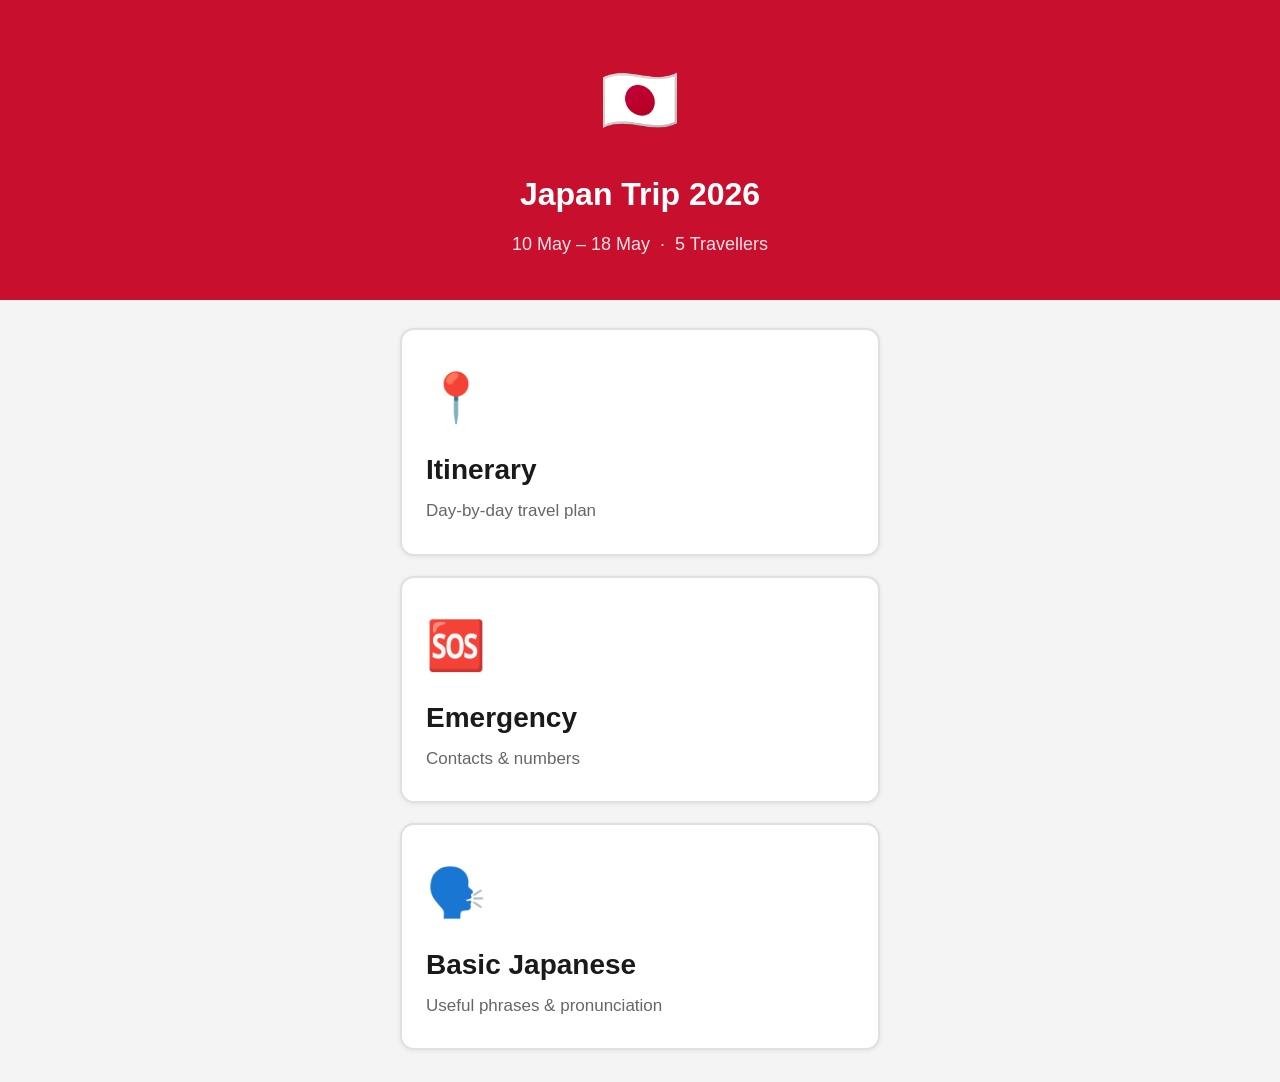
<file: index.html>
<!DOCTYPE html>
<html lang="en">
<head>
  <meta charset="UTF-8">
  <meta name="viewport" content="width=device-width, initial-scale=1.0">
  <meta name="description" content="Japan 2026 Family Trip Guide — 10–18 May">
  <title>Japan Trip 2026</title>
  <link rel="stylesheet" href="style.css">
</head>
<body>
  <div class="home">
    <header class="home-header">
      <div class="flag">🇯🇵</div>
      <h1>Japan Trip 2026</h1>
      <p class="sub">10 May – 18 May &nbsp;·&nbsp; 5 Travellers</p>
    </header>

    <main class="home-body">
      <a href="itinerary.html" class="home-btn">
        <div class="btn-icon">📍</div>
        <div class="btn-label">Itinerary</div>
        <div class="btn-sub">Day-by-day travel plan</div>
      </a>

      <a href="emergency.html" class="home-btn">
        <div class="btn-icon">🆘</div>
        <div class="btn-label">Emergency</div>
        <div class="btn-sub">Contacts &amp; numbers</div>
      </a>

      <a href="phrases.html" class="home-btn">
        <div class="btn-icon">🗣️</div>
        <div class="btn-label">Basic Japanese</div>
        <div class="btn-sub">Useful phrases &amp; pronunciation</div>
      </a>
    </main>
  </div>
</body>
</html>
</file>
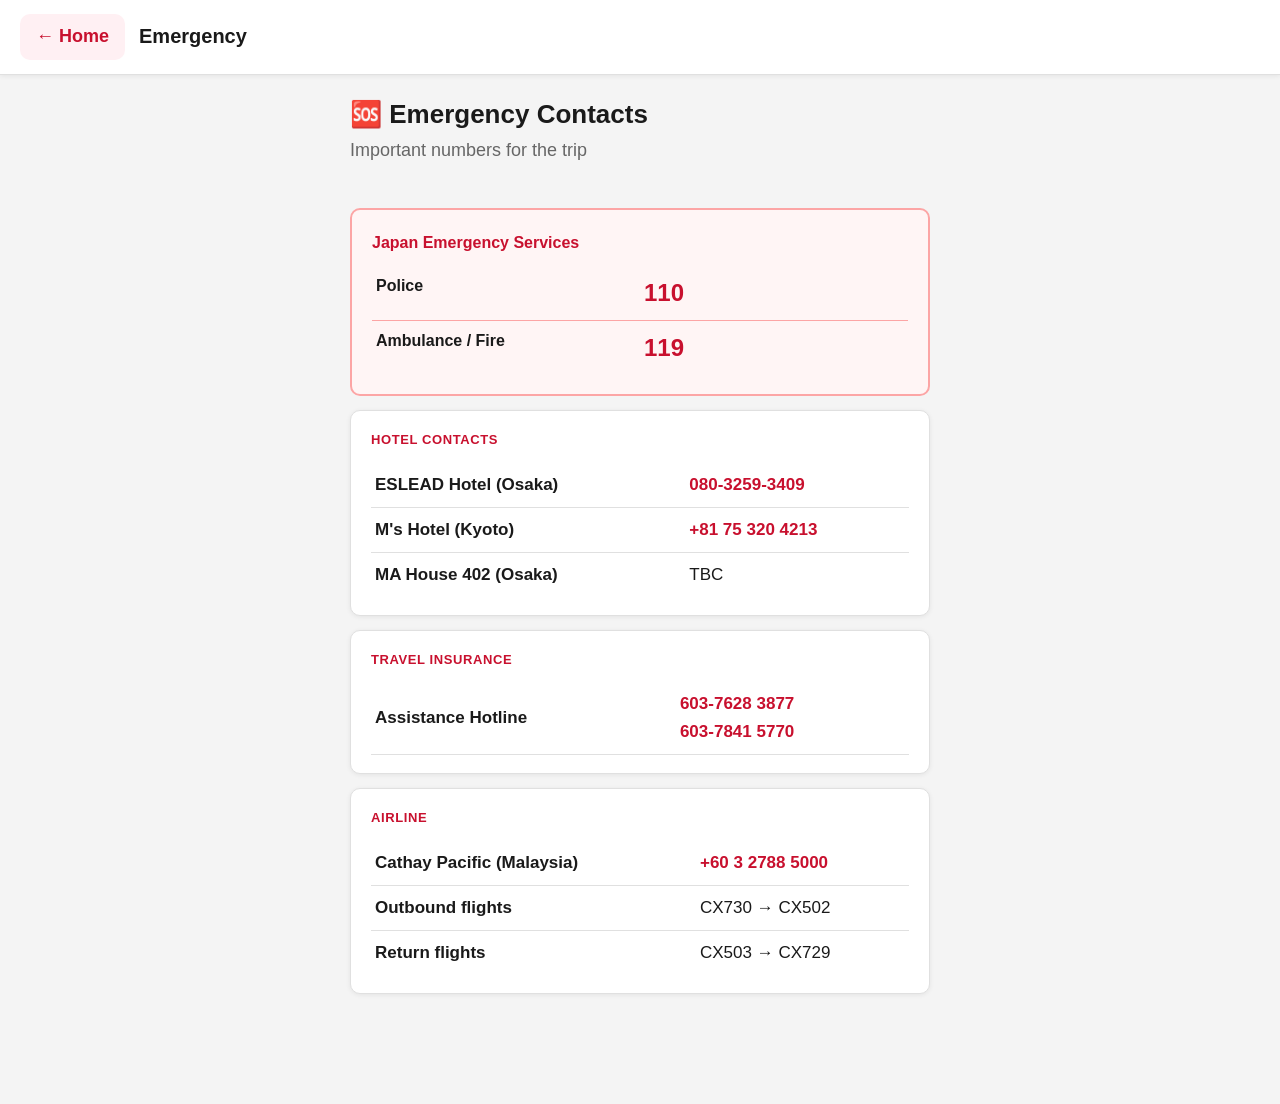
<file: emergency.html>
<!DOCTYPE html>
<html lang="en">
<head>
  <meta charset="UTF-8">
  <meta name="viewport" content="width=device-width, initial-scale=1.0">
  <title>Emergency – Japan 2026</title>
  <link rel="stylesheet" href="style.css">
</head>
<body>

  <nav class="nav">
    <a href="index.html" class="back-btn">← Home</a>
    <span class="nav-title">Emergency</span>
  </nav>

  <div class="page-wrap">

    <div class="day-hdr" style="padding: 24px 20px 0;">
      <h2>🆘 Emergency Contacts</h2>
      <p>Important numbers for the trip</p>
    </div>

    <div style="padding: 20px 20px 48px;">

      <div class="emerg-section">
        <h4>Japan Emergency Services</h4>
        <table class="emerg-table">
          <tr>
            <td>Police</td>
            <td><a href="tel:110" style="color:var(--red);text-decoration:none;"><span class="emerg-big">110</span></a></td>
          </tr>
          <tr>
            <td>Ambulance / Fire</td>
            <td><a href="tel:119" style="color:var(--red);text-decoration:none;"><span class="emerg-big">119</span></a></td>
          </tr>
        </table>
      </div>

      <div class="card">
        <div class="card-title">Hotel Contacts</div>
        <table style="width:100%; border-collapse:collapse; font-size:17px;">
          <tr style="border-bottom:1px solid var(--border);">
            <td style="padding:8px 4px; font-weight:600;">ESLEAD Hotel (Osaka)</td>
            <td style="padding:8px 4px;"><a href="tel:+81803259-3409" style="color:var(--red);font-weight:700;">080-3259-3409</a></td>
          </tr>
          <tr style="border-bottom:1px solid var(--border);">
            <td style="padding:8px 4px; font-weight:600;">M's Hotel (Kyoto)</td>
            <td style="padding:8px 4px;"><a href="tel:+81753204213" style="color:var(--red);font-weight:700;">+81 75 320 4213</a></td>
          </tr>
          <tr>
            <td style="padding:8px 4px; font-weight:600;">MA House 402 (Osaka)</td>
            <td style="padding:8px 4px;">TBC</td>
          </tr>
        </table>
      </div>

      <div class="card">
        <div class="card-title">Travel Insurance</div>
        <table style="width:100%; border-collapse:collapse; font-size:17px;">
          <tr style="border-bottom:1px solid var(--border);">
            <td style="padding:8px 4px; font-weight:600;">Assistance Hotline</td>
            <td style="padding:8px 4px;">
              <a href="tel:+60376283877" style="color:var(--red);font-weight:700;">603-7628 3877</a><br>
              <a href="tel:+60378415770" style="color:var(--red);font-weight:700;">603-7841 5770</a>
            </td>
          </tr>
        </table>
      </div>

      <div class="card">
        <div class="card-title">Airline</div>
        <table style="width:100%; border-collapse:collapse; font-size:17px;">
          <tr style="border-bottom:1px solid var(--border);">
            <td style="padding:8px 4px; font-weight:600;">Cathay Pacific (Malaysia)</td>
            <td style="padding:8px 4px;"><a href="tel:+60327885000" style="color:var(--red);font-weight:700;">+60 3 2788 5000</a></td>
          </tr>
          <tr style="border-bottom:1px solid var(--border);">
            <td style="padding:8px 4px; font-weight:600;">Outbound flights</td>
            <td style="padding:8px 4px;">CX730 → CX502</td>
          </tr>
          <tr>
            <td style="padding:8px 4px; font-weight:600;">Return flights</td>
            <td style="padding:8px 4px;">CX503 → CX729</td>
          </tr>
        </table>
      </div>

    </div>

  </div>

</body>
</html>
</file>
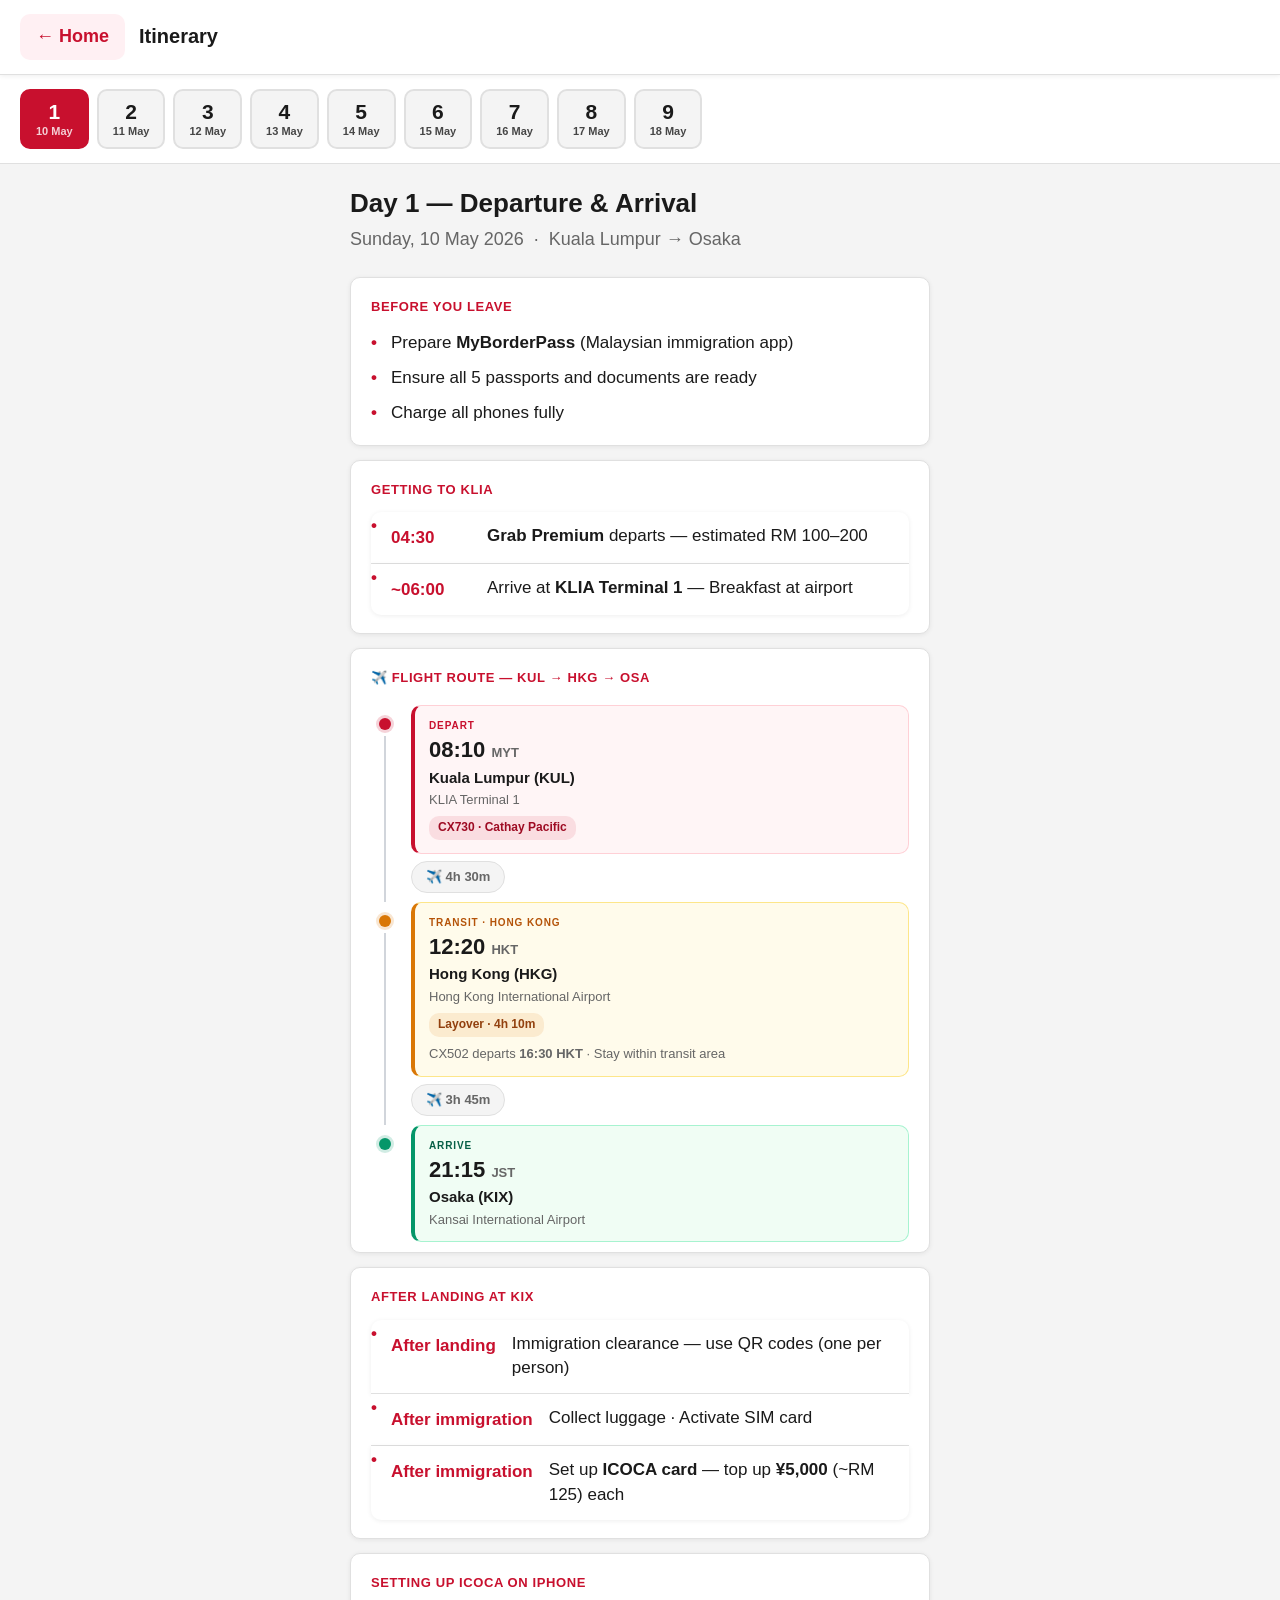
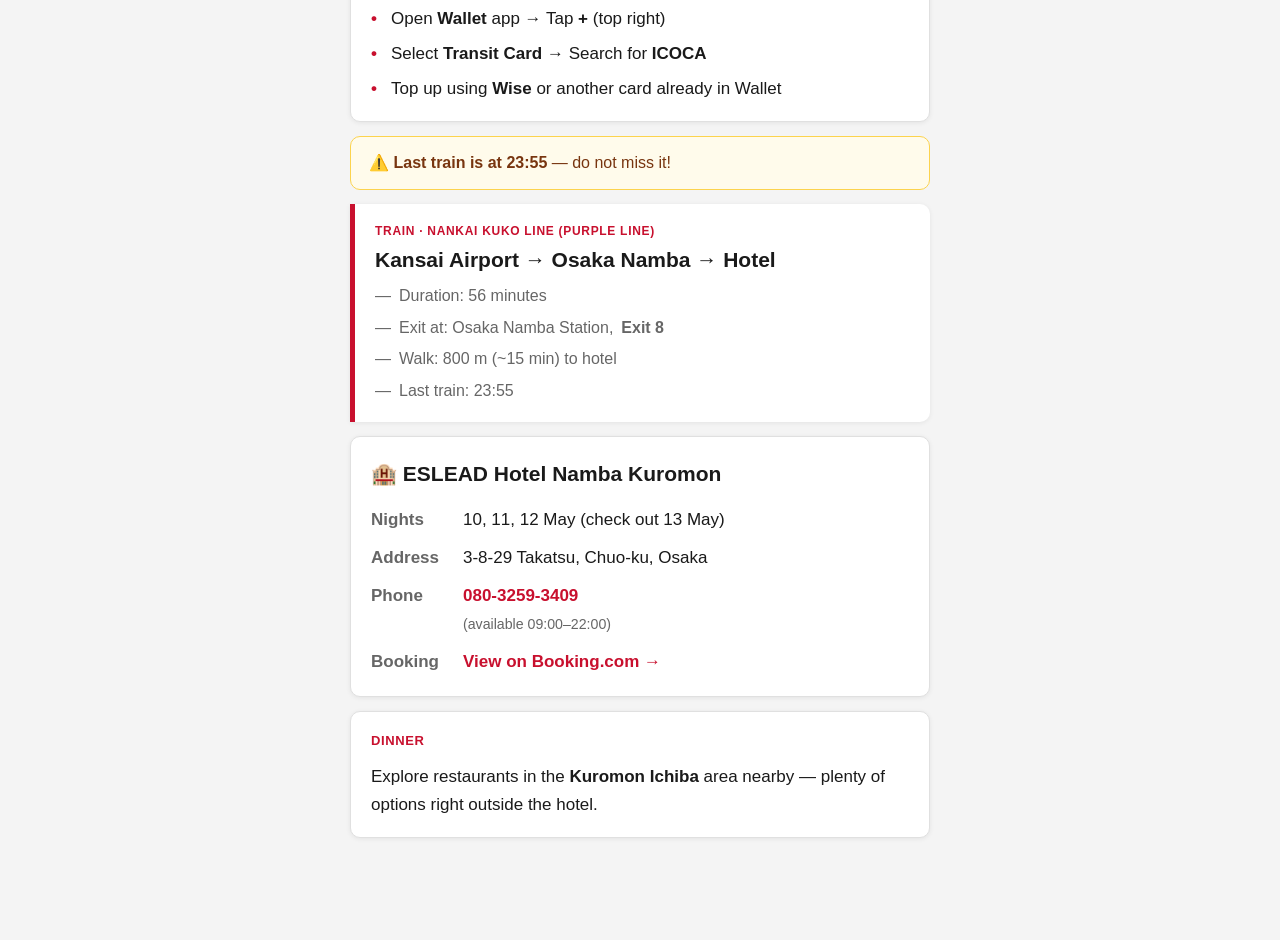
<file: itinerary.html>
<!DOCTYPE html>
<html lang="en">
<head>
  <meta charset="UTF-8">
  <meta name="viewport" content="width=device-width, initial-scale=1.0">
  <title>Itinerary – Japan 2026</title>
  <link rel="stylesheet" href="style.css">
</head>
<body>

  <nav class="nav">
    <a href="index.html" class="back-btn">← Home</a>
    <span class="nav-title">Itinerary</span>
  </nav>

  <!-- Day tab selector -->
  <div class="day-tabs-wrap">
    <div class="day-tabs">
      <button class="day-tab" data-day="1" onclick="showDay(1, this)">
        <span class="dn">1</span><span class="dd">10 May</span>
      </button>
      <button class="day-tab" data-day="2" onclick="showDay(2, this)">
        <span class="dn">2</span><span class="dd">11 May</span>
      </button>
      <button class="day-tab" data-day="3" onclick="showDay(3, this)">
        <span class="dn">3</span><span class="dd">12 May</span>
      </button>
      <button class="day-tab" data-day="4" onclick="showDay(4, this)">
        <span class="dn">4</span><span class="dd">13 May</span>
      </button>
      <button class="day-tab" data-day="5" onclick="showDay(5, this)">
        <span class="dn">5</span><span class="dd">14 May</span>
      </button>
      <button class="day-tab" data-day="6" onclick="showDay(6, this)">
        <span class="dn">6</span><span class="dd">15 May</span>
      </button>
      <button class="day-tab" data-day="7" onclick="showDay(7, this)">
        <span class="dn">7</span><span class="dd">16 May</span>
      </button>
      <button class="day-tab" data-day="8" onclick="showDay(8, this)">
        <span class="dn">8</span><span class="dd">17 May</span>
      </button>
      <button class="day-tab" data-day="9" onclick="showDay(9, this)">
        <span class="dn">9</span><span class="dd">18 May</span>
      </button>
    </div>
  </div>

  <div class="page-wrap">

    <!-- ══════════════════ DAY 1 ══════════════════ -->
    <div class="day-section" id="day-1">
      <div class="day-hdr">
        <h2>Day 1 — Departure &amp; Arrival</h2>
        <p>Sunday, 10 May 2026 &nbsp;·&nbsp; Kuala Lumpur → Osaka</p>
      </div>

      <div class="card">
        <div class="card-title">Before You Leave</div>
        <ul>
          <li>Prepare <strong>MyBorderPass</strong> (Malaysian immigration app)</li>
          <li>Ensure all 5 passports and documents are ready</li>
          <li>Charge all phones fully</li>
        </ul>
      </div>

      <div class="card">
        <div class="card-title">Getting to KLIA</div>
        <ul class="timeline" style="list-style:none; gap:0; margin-bottom:0;">
          <li class="timeline-item">
            <span class="timeline-time">04:30</span>
            <span class="timeline-text"><strong>Grab Premium</strong> departs — estimated RM 100–200</span>
          </li>
          <li class="timeline-item">
            <span class="timeline-time">~06:00</span>
            <span class="timeline-text">Arrive at <strong>KLIA Terminal 1</strong> — Breakfast at airport</span>
          </li>
        </ul>
      </div>

      <div class="journey">
        <div class="journey-title">✈️ Flight Route — KUL → HKG → OSA</div>

        <div class="jstep">
          <div class="jstep-track">
            <div class="jstep-dot depart"></div>
            <div class="jstep-tail"></div>
          </div>
          <div class="jstep-body">
            <div class="jstep-card depart">
              <div class="jstep-tag">Depart</div>
              <div class="jstep-time">08:10 <span class="jstep-tz">MYT</span></div>
              <div class="jstep-place">Kuala Lumpur (KUL)</div>
              <div class="jstep-airport">KLIA Terminal 1</div>
              <div class="jstep-flight">CX730 · Cathay Pacific</div>
            </div>
            <div class="jstep-connector">
              <span class="jstep-pill">✈️ 4h 30m</span>
            </div>
          </div>
        </div>

        <div class="jstep">
          <div class="jstep-track">
            <div class="jstep-dot transit"></div>
            <div class="jstep-tail"></div>
          </div>
          <div class="jstep-body">
            <div class="jstep-card transit">
              <div class="jstep-tag">Transit · Hong Kong</div>
              <div class="jstep-time">12:20 <span class="jstep-tz">HKT</span></div>
              <div class="jstep-place">Hong Kong (HKG)</div>
              <div class="jstep-airport">Hong Kong International Airport</div>
              <div class="jstep-layover">Layover · 4h 10m</div>
              <div class="jstep-next">CX502 departs <strong>16:30 HKT</strong> · Stay within transit area</div>
            </div>
            <div class="jstep-connector">
              <span class="jstep-pill">✈️ 3h 45m</span>
            </div>
          </div>
        </div>

        <div class="jstep">
          <div class="jstep-track">
            <div class="jstep-dot arrive"></div>
          </div>
          <div class="jstep-body">
            <div class="jstep-card arrive">
              <div class="jstep-tag">Arrive</div>
              <div class="jstep-time">21:15 <span class="jstep-tz">JST</span></div>
              <div class="jstep-place">Osaka (KIX)</div>
              <div class="jstep-airport">Kansai International Airport</div>
            </div>
          </div>
        </div>
      </div>

      <div class="card">
        <div class="card-title">After Landing at KIX</div>
        <ul class="timeline" style="list-style:none; gap:0; margin-bottom:0;">
          <li class="timeline-item">
            <span class="timeline-time">After landing</span>
            <span class="timeline-text">Immigration clearance — use QR codes (one per person)</span>
          </li>
          <li class="timeline-item">
            <span class="timeline-time">After immigration</span>
            <span class="timeline-text">Collect luggage · Activate SIM card</span>
          </li>
          <li class="timeline-item">
            <span class="timeline-time">After immigration</span>
            <span class="timeline-text">Set up <strong>ICOCA card</strong> — top up <strong>¥5,000</strong> (~RM 125) each</span>
          </li>
        </ul>
      </div>

      <div class="card">
        <div class="card-title">Setting Up ICOCA on iPhone</div>
        <ul>
          <li>Open <strong>Wallet</strong> app → Tap <strong>+</strong> (top right)</li>
          <li>Select <strong>Transit Card</strong> → Search for <strong>ICOCA</strong></li>
          <li>Top up using <strong>Wise</strong> or another card already in Wallet</li>
        </ul>
      </div>

      <div class="note-box">⚠️ <strong>Last train is at 23:55</strong> — do not miss it!</div>

      <div class="transport">
        <div class="t-mode">Train · Nankai Kuko Line (Purple Line)</div>
        <div class="t-route">Kansai Airport → Osaka Namba → Hotel</div>
        <ul>
          <li>Duration: 56 minutes</li>
          <li>Exit at: Osaka Namba Station, <strong>Exit 8</strong></li>
          <li>Walk: 800 m (~15 min) to hotel</li>
          <li>Last train: 23:55</li>
        </ul>
      </div>

      <div class="hotel">
        <h3>🏨 ESLEAD Hotel Namba Kuromon</h3>
        <div class="hotel-rows">
          <div class="hotel-row">
            <span class="hotel-lbl">Nights</span>
            <span class="hotel-val">10, 11, 12 May (check out 13 May)</span>
          </div>
          <div class="hotel-row">
            <span class="hotel-lbl">Address</span>
            <span class="hotel-val">3-8-29 Takatsu, Chuo-ku, Osaka</span>
          </div>
          <div class="hotel-row">
            <span class="hotel-lbl">Phone</span>
            <span class="hotel-val"><a href="tel:+81803259-3409" style="color:var(--red);font-weight:700;">080-3259-3409</a><br><small style="color:var(--text-muted)">(available 09:00–22:00)</small></span>
          </div>
          <div class="hotel-row">
            <span class="hotel-lbl">Booking</span>
            <span class="hotel-val"><a href="https://www.booking.com/hotel/jp/esuridohoterunan-bo-hei-men.en-gb.html" style="color:var(--red);font-weight:700;" target="_blank">View on Booking.com →</a></span>
          </div>
        </div>
      </div>

      <div class="card">
        <div class="card-title">Dinner</div>
        <p>Explore restaurants in the <strong>Kuromon Ichiba</strong> area nearby — plenty of options right outside the hotel.</p>
      </div>
    </div>

    <!-- ══════════════════ DAY 2 ══════════════════ -->
    <div class="day-section" id="day-2">
      <div class="day-hdr">
        <h2>Day 2 — Osaka North</h2>
        <p>Monday, 11 May 2026 &nbsp;·&nbsp; Garden Oriental · Osaka Castle · Umeda</p>
      </div>

      <div class="card">
        <div class="card-title">Today's Plan</div>
        <ul>
          <li><strong>Garden Oriental Osaka</strong> — riverside terrace gardens</li>
          <li><strong>Osaka Castle</strong> — iconic landmark with surrounding park</li>
          <li><strong>Umeda Sky Building</strong> — observation deck with sweeping city views</li>
          <li><em>Passing by:</em> Kuromon Market, Shinsaibashi, Dotonbori, Glico Sign</li>
        </ul>
      </div>

      <div class="act-wrap">
        <div class="act-label">Food &amp; Shopping — Osaka North</div>
        <div class="act-group">
          <div class="act-group-head">🍜 Food</div>
          <ul class="act-list">
            <li class="act-row must">
              <span class="act-star">★</span>
              <div class="act-text">
                <span class="act-name">Sushi no Torico</span>
                <span class="act-desc">fried raw salmon</span>
              </div>
            </li>
            <li class="act-row must">
              <span class="act-star">★</span>
              <div class="act-text">
                <span class="act-name">Unagi Kushiyaki Izumo</span>
                <span class="act-desc">unagi rice</span>
              </div>
            </li>
            <li class="act-row">
              <span class="act-dot">·</span>
              <div class="act-text"><span class="act-name">Ramen Zundouya</span></div>
            </li>
            <li class="act-row">
              <span class="act-dot">·</span>
              <div class="act-text"><span class="act-name">Ichiran Ramen</span></div>
            </li>
            <li class="act-row">
              <span class="act-dot">·</span>
              <div class="act-text"><span class="act-name">Onigiri Gorichan</span></div>
            </li>
            <li class="act-row">
              <span class="act-dot">·</span>
              <div class="act-text">
                <span class="act-name">Hirokazuya Higashidori</span>
                <span class="act-desc">okonomiyaki</span>
              </div>
            </li>
          </ul>
        </div>
        <div class="act-group">
          <div class="act-group-head">🛍 Shopping</div>
          <ul class="act-list">
            <li class="act-row must">
              <span class="act-star">★</span>
              <div class="act-text"><span class="act-name">Pokemon Centre Osaka</span></div>
            </li>
            <li class="act-row">
              <span class="act-dot">·</span>
              <div class="act-text"><span class="act-name">Uniqlo</span></div>
            </li>
            <li class="act-row">
              <span class="act-dot">·</span>
              <div class="act-text"><span class="act-name">Asics, Onitsuka</span></div>
            </li>
            <li class="act-row">
              <span class="act-dot">·</span>
              <div class="act-text"><span class="act-name">Cosme</span></div>
            </li>
          </ul>
        </div>
      </div>

      <div class="card">
        <div class="card-title">Getting Around</div>
        <p>Use your <strong>ICOCA card</strong> to tap in and out of all trains and subways. Just tap the card reader at the gate.</p>
      </div>

      <div class="hotel">
        <h3>🏨 ESLEAD Hotel Namba Kuromon</h3>
        <div class="hotel-rows">
          <div class="hotel-row">
            <span class="hotel-lbl">Address</span>
            <span class="hotel-val">3-8-29 Takatsu, Chuo-ku, Osaka</span>
          </div>
          <div class="hotel-row">
            <span class="hotel-lbl">Phone</span>
            <span class="hotel-val"><a href="tel:+81803259-3409" style="color:var(--red);font-weight:700;">080-3259-3409</a></span>
          </div>
          <div class="hotel-row">
            <span class="hotel-lbl">Booking</span>
            <span class="hotel-val"><a href="https://www.booking.com/hotel/jp/esuridohoterunan-bo-hei-men.en-gb.html" style="color:var(--red);font-weight:700;" target="_blank">View on Booking.com →</a></span>
          </div>
        </div>
      </div>
    </div>

    <!-- ══════════════════ DAY 3 ══════════════════ -->
    <div class="day-section" id="day-3">
      <div class="day-hdr">
        <h2>Day 3 — Universal Studios Japan</h2>
        <p>Tuesday, 12 May 2026 &nbsp;·&nbsp; Full day at USJ</p>
      </div>

      <div class="transport">
        <div class="t-mode">Subway + JR Yumesaki Line</div>
        <div class="t-route">Namba → Universal City Station → USJ</div>
        <ul>
          <li>Duration: ~1 hour</li>
          <li>Short walk from Universal City Station to USJ entrance</li>
        </ul>
      </div>

      <div class="card">
        <div class="card-title">Tips</div>
        <ul>
          <li>Arrive early for popular rides</li>
          <li>Express passes recommended if purchased in advance</li>
          <li>Prepare some coins in case of locker rental</li>
        </ul>
      </div>

      <!-- Colour legend / filter -->
      <div class="usj-legend">
        <span class="usj-legend-label">Filter:</span>
        <button class="usj-badge ride usj-legend-btn" data-filter="ride">Ride</button>
        <button class="usj-badge show usj-legend-btn" data-filter="show">Show</button>
        <button class="usj-badge parade usj-legend-btn" data-filter="parade">Parade</button>
        <button class="usj-badge food usj-legend-btn" data-filter="food">Food</button>
        <button class="usj-badge shopping usj-legend-btn" data-filter="shopping">Shop</button>
        <button class="usj-tag express usj-legend-btn" data-filter="express">Express Pass</button>
        <button class="usj-tag family usj-legend-btn" data-filter="family">Family</button>
      </div>

      <div class="note-box">🎭 <strong>Pokemon Parade</strong> — 2:00 PM · Hollywood Area. Don't miss it!</div>

      <!-- Hollywood -->
      <div class="usj-world">
        <div class="usj-world-hdr hollywood">🎬 Hollywood</div>
        <div class="usj-items">
          <div class="usj-item" data-type="ride" data-tags="">
            <span class="usj-badge ride">Ride</span>
            <div class="usj-item-body">
              <span class="usj-item-name">Hollywood Dream</span>
            </div>
          </div>
          <div class="usj-item" data-type="ride" data-tags="">
            <span class="usj-badge ride">Ride</span>
            <div class="usj-item-body">
              <span class="usj-item-name">Space Fantasy</span>
            </div>
          </div>
          <div class="usj-item" data-type="ride" data-tags="">
            <span class="usj-badge ride">Ride</span>
            <div class="usj-item-body">
              <span class="usj-item-name">Jujutsu Kaisen 4D</span>
            </div>
          </div>
          <div class="usj-item" data-type="show" data-tags="family">
            <span class="usj-badge show">Show</span>
            <div class="usj-item-body">
              <span class="usj-item-name">Detective Conan 4D Live Show</span>
              <div class="usj-tags"><span class="usj-tag family">Family</span></div>
            </div>
          </div>
          <div class="usj-item" data-type="parade" data-tags="family">
            <span class="usj-badge parade">Parade</span>
            <div class="usj-item-body">
              <span class="usj-item-name">Pokemon Parade</span>
              <div class="usj-tags"><span class="usj-tag family">Family</span></div>
              <div class="usj-meta">📍 2:00 PM · Hollywood Area</div>
            </div>
          </div>
          <div class="usj-item" data-type="food" data-tags="">
            <span class="usj-badge food">Food</span>
            <div class="usj-item-body">
              <span class="usj-item-name">Hotdog</span>
              <div class="usj-meta">📍 In front of Universal Market</div>
              <div class="usj-meta good">⭐ Very good</div>
            </div>
          </div>
          <div class="usj-item" data-type="food" data-tags="">
            <span class="usj-badge food">Food</span>
            <div class="usj-item-body">
              <span class="usj-item-name">Churros</span>
            </div>
          </div>
        </div>
      </div>

      <!-- Nintendo World -->
      <div class="usj-world">
        <div class="usj-world-hdr nintendo">🍄 Nintendo World</div>
        <div class="usj-items">
          <div class="usj-item" data-type="ride" data-tags="express family">
            <span class="usj-badge ride">Ride</span>
            <div class="usj-item-body">
              <span class="usj-item-name">Mario Kart</span>
              <div class="usj-tags">
                <span class="usj-tag express">Express</span>
                <span class="usj-tag family">Family</span>
              </div>
              <div class="usj-meta warn">⚠️ Long queue, overstimulating</div>
            </div>
          </div>
          <div class="usj-item" data-type="ride" data-tags="express family">
            <span class="usj-badge ride">Ride</span>
            <div class="usj-item-body">
              <span class="usj-item-name">Yoshi's Adventure</span>
              <div class="usj-tags">
                <span class="usj-tag express">Express</span>
                <span class="usj-tag family">Family</span>
              </div>
            </div>
          </div>
          <div class="usj-item" data-type="ride" data-tags="express">
            <span class="usj-badge ride">Ride</span>
            <div class="usj-item-body">
              <span class="usj-item-name">Mine Cart Madness</span>
              <div class="usj-tags"><span class="usj-tag express">Express</span></div>
            </div>
          </div>
          <div class="usj-item" data-type="food" data-tags="">
            <span class="usj-badge food">Food</span>
            <div class="usj-item-body">
              <span class="usj-item-name">Kinopio's Cafe</span>
              <div class="usj-meta warn">⚠️ Reservation required</div>
            </div>
          </div>
          <div class="usj-item" data-type="food" data-tags="">
            <span class="usj-badge food">Food</span>
            <div class="usj-item-body">
              <span class="usj-item-name">DK Hotdog</span>
              <div class="usj-meta">📍 Outside Nintendo World</div>
            </div>
          </div>
          <div class="usj-item" data-type="food" data-tags="">
            <span class="usj-badge food">Food</span>
            <div class="usj-item-body">
              <span class="usj-item-name">Banana Milkshake Sundae</span>
              <div class="usj-meta">📍 Outside Nintendo World</div>
            </div>
          </div>
          <div class="usj-item" data-type="food" data-tags="">
            <span class="usj-badge food">Food</span>
            <div class="usj-item-body">
              <span class="usj-item-name">Strawberry Soda</span>
            </div>
          </div>
          <div class="usj-item" data-type="food" data-tags="">
            <span class="usj-badge food">Food</span>
            <div class="usj-item-body">
              <span class="usj-item-name">Yoshi Snack Island</span>
            </div>
          </div>
          <div class="usj-item" data-type="food" data-tags="">
            <span class="usj-badge food">Food</span>
            <div class="usj-item-body">
              <span class="usj-item-name">Mario Cafe White Grape Waffle</span>
            </div>
          </div>
          <div class="usj-item" data-type="food" data-tags="">
            <span class="usj-badge food">Food</span>
            <div class="usj-item-body">
              <span class="usj-item-name skip">Louise NY Pizza Parlor</span>
              <div class="usj-meta skip-note">Skip</div>
            </div>
          </div>
        </div>
      </div>

      <!-- Amity Village -->
      <div class="usj-world">
        <div class="usj-world-hdr amity">🦈 Amity Village</div>
        <div class="usj-items">
          <div class="usj-item" data-type="ride" data-tags="express family">
            <span class="usj-badge ride">Ride</span>
            <div class="usj-item-body">
              <span class="usj-item-name">Jaws</span>
              <div class="usj-tags">
                <span class="usj-tag express">Express</span>
                <span class="usj-tag family">Family</span>
              </div>
            </div>
          </div>
          <div class="usj-item" data-type="show" data-tags="">
            <span class="usj-badge show">Show</span>
            <div class="usj-item-body">
              <span class="usj-item-name">WaterWorld</span>
            </div>
          </div>
          <div class="usj-item" data-type="food" data-tags="">
            <span class="usj-badge food">Food</span>
            <div class="usj-item-body">
              <span class="usj-item-name">Potato Pizza</span>
              <div class="usj-meta">📍 Boardwalk Snacks</div>
            </div>
          </div>
          <div class="usj-item" data-type="food" data-tags="">
            <span class="usj-badge food">Food</span>
            <div class="usj-item-body">
              <span class="usj-item-name">Sausage on a Stick</span>
              <div class="usj-meta">📍 Shark Snacks</div>
            </div>
          </div>
        </div>
      </div>

      <!-- Jurassic Park -->
      <div class="usj-world">
        <div class="usj-world-hdr jurassic">🦕 Jurassic Park</div>
        <div class="usj-items">
          <div class="usj-item" data-type="food" data-tags="">
            <span class="usj-badge food">Food</span>
            <div class="usj-item-body">
              <span class="usj-item-name">Smoked Chicken</span>
              <div class="usj-meta skip-note">👎 Not good</div>
            </div>
          </div>
          <div class="usj-item" data-type="food" data-tags="">
            <span class="usj-badge food">Food</span>
            <div class="usj-item-body">
              <span class="usj-item-name">Beef Burger</span>
              <div class="usj-meta">📍 Jurassic Cafe</div>
            </div>
          </div>
          <div class="usj-item" data-type="food" data-tags="">
            <span class="usj-badge food">Food</span>
            <div class="usj-item-body">
              <span class="usj-item-name">Curry Chicken Rice</span>
              <div class="usj-meta">📍 Lost World</div>
              <div class="usj-meta good">⭐ Good</div>
            </div>
          </div>
          <div class="usj-item" data-type="food" data-tags="">
            <span class="usj-badge food">Food</span>
            <div class="usj-item-body">
              <span class="usj-item-name">Waffle</span>
            </div>
          </div>
        </div>
      </div>

      <!-- Harry Potter -->
      <div class="usj-world">
        <div class="usj-world-hdr harry-potter">⚡ Harry Potter</div>
        <div class="usj-items">
          <div class="usj-item" data-type="ride" data-tags="express">
            <span class="usj-badge ride">Ride</span>
            <div class="usj-item-body">
              <span class="usj-item-name">Flight of the Hippogriff</span>
              <div class="usj-tags"><span class="usj-tag express">Express</span></div>
            </div>
          </div>
          <div class="usj-item" data-type="ride" data-tags="express">
            <span class="usj-badge ride">Ride</span>
            <div class="usj-item-body">
              <span class="usj-item-name">Forbidden Journey</span>
              <div class="usj-tags"><span class="usj-tag express">Express</span></div>
            </div>
          </div>
          <div class="usj-item" data-type="food" data-tags="">
            <span class="usj-badge food">Food</span>
            <div class="usj-item-body">
              <span class="usj-item-name">Butter Beer (Slushie)</span>
            </div>
          </div>
          <div class="usj-item" data-type="food" data-tags="">
            <span class="usj-badge food">Food</span>
            <div class="usj-item-body">
              <span class="usj-item-name">Set Lunch</span>
              <div class="usj-meta">Mixed reviews</div>
            </div>
          </div>
        </div>
      </div>

      <!-- Minion -->
      <div class="usj-world">
        <div class="usj-world-hdr minion">💛 Minion</div>
        <div class="usj-items">
          <div class="usj-item" data-type="ride" data-tags="express family">
            <span class="usj-badge ride">Ride</span>
            <div class="usj-item-body">
              <span class="usj-item-name">Illumination Ride</span>
              <div class="usj-tags">
                <span class="usj-tag express">Express</span>
                <span class="usj-tag family">Family</span>
              </div>
            </div>
          </div>
          <div class="usj-item" data-type="ride" data-tags="express">
            <span class="usj-badge ride">Ride</span>
            <div class="usj-item-body">
              <span class="usj-item-name">Minion Mayhem</span>
              <div class="usj-tags"><span class="usj-tag express">Express</span></div>
            </div>
          </div>
          <div class="usj-item" data-type="food" data-tags="">
            <span class="usj-badge food">Food</span>
            <div class="usj-item-body">
              <span class="usj-item-name">Yakult Mango Sundae</span>
              <div class="usj-meta">📍 Wharf Cafe</div>
            </div>
          </div>
        </div>
      </div>

      <!-- Universal Wonderland -->
      <div class="usj-world">
        <div class="usj-world-hdr wonderland">🌸 Universal Wonderland</div>
        <div class="usj-items">
          <div class="usj-item" data-type="ride" data-tags="">
            <span class="usj-badge ride">Ride</span>
            <div class="usj-item-body">
              <span class="usj-item-name">Flying Ace</span>
            </div>
          </div>
          <div class="usj-item" data-type="shopping" data-tags="">
            <span class="usj-badge shopping">Shop</span>
            <div class="usj-item-body">
              <span class="usj-item-name">Hello Kitty &amp; Snoopy Area</span>
            </div>
          </div>
        </div>
      </div>

      <div class="card">
        <div class="card-title">After USJ — Citywalk Osaka</div>
        <p>Head to <strong>USJ Citywalk Osaka</strong> right outside the park gates for dinner, last-minute shopping, and a more relaxed wind-down after the day.</p>
      </div>

      <div class="hotel">
        <h3>🏨 ESLEAD Hotel Namba Kuromon</h3>
        <div class="hotel-rows">
          <div class="hotel-row">
            <span class="hotel-lbl">Address</span>
            <span class="hotel-val">3-8-29 Takatsu, Chuo-ku, Osaka</span>
          </div>
          <div class="hotel-row">
            <span class="hotel-lbl">Booking</span>
            <span class="hotel-val"><a href="https://www.booking.com/hotel/jp/esuridohoterunan-bo-hei-men.en-gb.html" style="color:var(--red);font-weight:700;" target="_blank">View on Booking.com →</a></span>
          </div>
        </div>
      </div>
    </div>

    <!-- ══════════════════ DAY 4 ══════════════════ -->
    <div class="day-section" id="day-4">
      <div class="day-hdr">
        <h2>Day 4 — Osaka → Kyoto</h2>
        <p>Wednesday, 13 May 2026 &nbsp;·&nbsp; Moving day</p>
      </div>

      <div class="card">
        <div class="card-title">Morning Checklist</div>
        <ul>
          <li><strong>Check out by 10:00</strong></li>
          <li>Leave heavy luggage at hotel lobby — collect before heading to Shin-Osaka</li>
          <li>Morning in <strong>Osaka Central</strong> — Namba Yasaka Jinja (Lion Shrine), Namba underground shopping arcade, passing by Shinsaibashi &amp; Dotonbori</li>
          <li>Lunch in the Namba area before departing</li>
        </ul>
      </div>

      <div class="act-wrap">
        <div class="act-label">Food &amp; Shopping — Osaka Central</div>
        <div class="act-group">
          <div class="act-group-head">🍜 Food</div>
          <ul class="act-list">
            <li class="act-row must">
              <span class="act-star">★</span>
              <div class="act-text">
                <span class="act-name">Yakiniku Nikuhachi Dotonbori</span>
                <span class="act-desc">beef by the river</span>
              </div>
            </li>
            <li class="act-row">
              <span class="act-dot">·</span>
              <div class="act-text">
                <span class="act-name">Kani Doraku</span>
                <span class="act-desc">crab</span>
              </div>
            </li>
            <li class="act-row must">
              <span class="act-star">★</span>
              <div class="act-text"><span class="act-name">Huyuno-zei Tendon</span></div>
            </li>
            <li class="act-row must">
              <span class="act-star">★</span>
              <div class="act-text">
                <span class="act-name">Dotonbori Kukuru</span>
                <span class="act-desc">takoyaki</span>
              </div>
            </li>
            <li class="act-row">
              <span class="act-dot">·</span>
              <div class="act-text"><span class="act-name">Strawberry Mania Dotonbori</span></div>
            </li>
            <li class="act-row">
              <span class="act-dot">·</span>
              <div class="act-text"><span class="act-name">Ramen Zundouya</span></div>
            </li>
            <li class="act-row">
              <span class="act-dot">·</span>
              <div class="act-text"><span class="act-name">Ichiran Ramen</span></div>
            </li>
            <li class="act-row">
              <span class="act-dot">·</span>
              <div class="act-text">
                <span class="act-name">Uotoyo</span>
                <span class="act-desc">unagi rice</span>
              </div>
            </li>
            <li class="act-row">
              <span class="act-dot">·</span>
              <div class="act-text"><span class="act-name">Tempura Makino Namba</span></div>
            </li>
            <li class="act-row">
              <span class="act-dot">·</span>
              <div class="act-text"><span class="act-name">Onigiri Gorichan</span></div>
            </li>
            <li class="act-row">
              <span class="act-dot">·</span>
              <div class="act-text"><span class="act-name">Matsusakagyu Yakiniku</span></div>
            </li>
          </ul>
        </div>
        <div class="act-group">
          <div class="act-group-head">🛍 Shopping</div>
          <ul class="act-list">
            <li class="act-row must">
              <span class="act-star">★</span>
              <div class="act-text"><span class="act-name">Donki Dotonbori</span></div>
            </li>
            <li class="act-row must">
              <span class="act-star">★</span>
              <div class="act-text"><span class="act-name">Shinsaibashi Parco</span></div>
            </li>
            <li class="act-row must">
              <span class="act-star">★</span>
              <div class="act-text"><span class="act-name">Asics, Onitsuka, Atmos · Shinsaibashi &amp; On Cloud</span></div>
            </li>
            <li class="act-row">
              <span class="act-dot">·</span>
              <div class="act-text"><span class="act-name">Uniqlo</span></div>
            </li>
            <li class="act-row">
              <span class="act-dot">·</span>
              <div class="act-text"><span class="act-name">Cosme</span></div>
            </li>
          </ul>
        </div>
      </div>

      <div class="transport">
        <div class="t-mode">Subway · Midosuji Line (Red Line)</div>
        <div class="t-route">Hotel → Namba Station (Exit 2) → Shin-Osaka</div>
        <ul>
          <li>Exit 2 at Namba → board Midosuji Line northbound</li>
          <li>Alight at <strong>Shin-Osaka Station</strong></li>
        </ul>
      </div>

      <div class="transport">
        <div class="t-mode">🚅 Shinkansen</div>
        <div class="t-route">Shin-Osaka → Kyoto Station</div>
        <ul>
          <li>Duration: ~20 minutes</li>
          <li>Flexible departure (trains run every ~20 min)</li>
        </ul>
      </div>

      <div class="card">
        <div class="card-title">Kyoto Station → Hotel (Choose One)</div>
        <div class="options" style="margin-top: 10px; margin-bottom: 0;">
          <div class="option">
            <div class="opt-label">Option 1 (Shorter walk)</div>
            <div class="opt-route">Kyoto Station → Purple Line → Nijo Station</div>
            <div class="opt-detail">Walk 900 m to hotel</div>
          </div>
          <div class="option">
            <div class="opt-label">Option 2</div>
            <div class="opt-route">Kyoto Station → Green Line</div>
            <div class="opt-detail">Walk 1.3 km to hotel</div>
          </div>
        </div>
      </div>

      <div class="card">
        <div class="card-title">Evening — Kyoto Station Night Shopping</div>
        <p>Drop luggage at the hotel then head back to <strong>Kyoto Station</strong> for night shopping — the station's underground and above-ground malls are great for souvenirs and local goods.</p>
      </div>

      <div class="hotel">
        <h3>🏨 M's Hotel Sanjo Omiya</h3>
        <div class="hotel-rows">
          <div class="hotel-row">
            <span class="hotel-lbl">Nights</span>
            <span class="hotel-val">13, 14, 15 May (check out 16 May)</span>
          </div>
          <div class="hotel-row">
            <span class="hotel-lbl">Check-in</span>
            <span class="hotel-val">16:00</span>
          </div>
          <div class="hotel-row">
            <span class="hotel-lbl">Check-out</span>
            <span class="hotel-val">10:00</span>
          </div>
          <div class="hotel-row">
            <span class="hotel-lbl">Address</span>
            <span class="hotel-val">Nakagyo-ku, Aneomiyacho Nishigawa 77-1, Kyoto</span>
          </div>
          <div class="hotel-row">
            <span class="hotel-lbl">Phone</span>
            <span class="hotel-val"><a href="tel:+81753204213" style="color:var(--red);font-weight:700;">+81 75 320 4213</a></span>
          </div>
          <div class="hotel-row">
            <span class="hotel-lbl">Booking</span>
            <span class="hotel-val"><a href="https://www.booking.com/hotel/jp/emuzuinsan-tiao-da-gong.en-gb.html" style="color:var(--red);font-weight:700;" target="_blank">View on Booking.com →</a></span>
          </div>
        </div>
        <hr class="hotel-divider">
        <div class="hotel-rows">
        </div>
      </div>
    </div>

    <!-- ══════════════════ DAY 5 ══════════════════ -->
    <div class="day-section" id="day-5">
      <div class="day-hdr">
        <h2>Day 5 — Kyoto Old Town</h2>
        <p>Thursday, 14 May 2026 &nbsp;·&nbsp; History &amp; Culture</p>
      </div>

      <div class="card">
        <div class="card-title">Suggested Spots</div>
        <ul>
          <li><strong>Yasaka Shrine</strong> — free entry, beautiful traditional architecture in Gion</li>
          <li><strong>Nishiki Market</strong> — narrow covered market, "Kyoto's Kitchen"</li>
          <li><strong>Teramachi Street</strong> — shopping arcade with local crafts</li>
          <li><strong>Gion Area</strong> — Kyoto's historic geisha district</li>
        </ul>
      </div>

      <div class="card">
        <div class="card-title">Getting Around</div>
        <p>Most of the old town is walkable. Use the ICOCA card for bus rides between areas.</p>
      </div>

      <div class="act-wrap">
        <div class="act-label">Food &amp; Shopping — Kyoto Main</div>
        <div class="act-group">
          <div class="act-group-head">🍜 Food</div>
          <ul class="act-list">
            <li class="act-row must">
              <span class="act-star">★</span>
              <div class="act-text">
                <span class="act-name">Gyukatsu Kyoto</span>
                <span class="act-desc">beef tonkatsu</span>
              </div>
            </li>
            <li class="act-row">
              <span class="act-dot">·</span>
              <div class="act-text"><span class="act-name">Ramen Zundouya (Kyotosanjyo)</span></div>
            </li>
            <li class="act-row">
              <span class="act-dot">·</span>
              <div class="act-text"><span class="act-name">Ichiran Kyoto</span></div>
            </li>
            <li class="act-row">
              <span class="act-dot">·</span>
              <div class="act-text">
                <span class="act-name">Kamehameda</span>
                <span class="act-desc">okonomiyaki</span>
              </div>
            </li>
            <li class="act-row">
              <span class="act-dot">·</span>
              <div class="act-text">
                <span class="act-name">Doi Katsuman Gion Yasaka</span>
                <span class="act-desc">unagi rice</span>
              </div>
            </li>
            <li class="act-row">
              <span class="act-dot">·</span>
              <div class="act-text">
                <span class="act-name">Kani Doraku</span>
                <span class="act-desc">crab</span>
              </div>
            </li>
          </ul>
        </div>
        <div class="act-group">
          <div class="act-group-head">🛍 Shopping</div>
          <ul class="act-list">
            <li class="act-row">
              <span class="act-dot">·</span>
              <div class="act-text"><span class="act-name">Atmos Kyoto</span></div>
            </li>
            <li class="act-row must">
              <span class="act-star">★</span>
              <div class="act-text"><span class="act-name">On Cloud, Kishispo</span></div>
            </li>
            <li class="act-row">
              <span class="act-dot">·</span>
              <div class="act-text"><span class="act-name">Hanamikoji Street</span></div>
            </li>
            <li class="act-row">
              <span class="act-dot">·</span>
              <div class="act-text"><span class="act-name">Yasui Kompiragu Shrine</span></div>
            </li>
            <li class="act-row">
              <span class="act-dot">·</span>
              <div class="act-text"><span class="act-name">Nene no Michi Street</span></div>
            </li>
          </ul>
        </div>
      </div>

      <div class="hotel">
        <h3>🏨 M's Hotel Sanjo Omiya</h3>
        <div class="hotel-rows">
          <div class="hotel-row">
            <span class="hotel-lbl">Phone</span>
            <span class="hotel-val"><a href="tel:+81753204213" style="color:var(--red);font-weight:700;">+81 75 320 4213</a></span>
          </div>
        </div>
      </div>
    </div>

    <!-- ══════════════════ DAY 6 ══════════════════ -->
    <div class="day-section" id="day-6">
      <div class="day-hdr">
        <h2>Day 6 — Kyoto South</h2>
        <p>Friday, 15 May 2026 &nbsp;·&nbsp; Kiyomizu-dera · Fushimi Inari · Yasaka Pagoda</p>
      </div>

      <div class="card">
        <div class="card-title">Today's Plan</div>
        <ul>
          <li><strong>Kiyomizu-dera</strong> — iconic wooden stage temple on a Higashiyama hillside</li>
          <li><strong>Hookan-ji Temple (Yasaka Pagoda)</strong> — five-storey pagoda in the old lanes</li>
          <li><strong>Fushimi Inari Taisha</strong> — thousands of vermillion torii gates on the mountain</li>
        </ul>
      </div>

      <div class="act-wrap">
        <div class="act-label">Food &amp; Places — Kyoto South</div>
        <div class="act-group">
          <div class="act-group-head">🍜 Food</div>
          <ul class="act-list">
            <li class="act-row must">
              <span class="act-star">★</span>
              <div class="act-text"><span class="act-name">Mochi Mochi</span></div>
            </li>
            <li class="act-row must">
              <span class="act-star">★</span>
              <div class="act-text">
                <span class="act-name">Kyoto Gokago</span>
                <span class="act-desc">matcha latte</span>
              </div>
            </li>
            <li class="act-row">
              <span class="act-dot">·</span>
              <div class="act-text">
                <span class="act-name">Otowa Saryo</span>
                <span class="act-desc">assorted food</span>
              </div>
            </li>
            <li class="act-row must">
              <span class="act-star">★</span>
              <div class="act-text">
                <span class="act-name">Kyouunawa Honten</span>
                <span class="act-desc">unagi &amp; wagyu</span>
              </div>
            </li>
          </ul>
        </div>
        <div class="act-group">
          <div class="act-group-head">📍 Places</div>
          <ul class="act-list">
            <li class="act-row">
              <span class="act-dot">·</span>
              <div class="act-text"><span class="act-name">Hookan-ji Temple (Yasaka Pagoda)</span></div>
            </li>
          </ul>
        </div>
      </div>

      <div class="hotel">
        <h3>🏨 M's Hotel Sanjo Omiya</h3>
        <div class="hotel-rows">
          <div class="hotel-row">
            <span class="hotel-lbl">Phone</span>
            <span class="hotel-val"><a href="tel:+81753204213" style="color:var(--red);font-weight:700;">+81 75 320 4213</a></span>
          </div>
        </div>
      </div>
    </div>

    <!-- ══════════════════ DAY 7 ══════════════════ -->
    <div class="day-section" id="day-7">
      <div class="day-hdr">
        <h2>Day 7 — Amanohashidate &amp; Back to Osaka</h2>
        <p>Saturday, 16 May 2026 &nbsp;·&nbsp; Day trip + Moving day</p>
      </div>

      <div class="card">
        <div class="card-title">Morning Checklist</div>
        <ul>
          <li><strong>Check out</strong> from M's Hotel Sanjo Omiya</li>
          <li>Arrive at <strong>Kyoto Station Hachijo East Exit</strong> by <strong>09:00</strong></li>
          <li>Take <strong>Uber</strong> from hotel — ~¥2,500 (~RM 60)</li>
        </ul>
      </div>

      <div class="card">
        <div class="card-title">Amanohashidate</div>
        <p>One of Japan's three famous views — a scenic sandbar stretching across the sea. Cable car and bay cruise included.</p>
      </div>

      <div class="card">
        <div class="card-title">Evening Return to Osaka</div>
        <ul>
          <li>Estimated arrival: <strong>Nipponbashi Station, Osaka</strong> at 18:30–19:30</li>
          <li>Walk 5–10 minutes to hotel</li>
        </ul>
      </div>

      <div class="hotel">
        <h3>🏨 MA House 402</h3>
        <div class="hotel-rows">
          <div class="hotel-row">
            <span class="hotel-lbl">Nights</span>
            <span class="hotel-val">16, 17 May (check out 18 May)</span>
          </div>
          <div class="hotel-row">
            <span class="hotel-lbl">Check-in</span>
            <span class="hotel-val">16:00</span>
          </div>
          <div class="hotel-row">
            <span class="hotel-lbl">Check-out</span>
            <span class="hotel-val">11:00</span>
          </div>
          <div class="hotel-row">
            <span class="hotel-lbl">Address</span>
            <span class="hotel-val">中央区高津 2-6-12 リバーウッド 402, Osaka</span>
          </div>
          <div class="hotel-row">
            <span class="hotel-lbl">Phone</span>
            <span class="hotel-val">TBC — refer to booking confirmation email</span>
          </div>
          <div class="hotel-row">
            <span class="hotel-lbl">Booking</span>
            <span class="hotel-val"><a href="https://www.booking.com/hotel/jp/mahouse-402.en-gb.html" style="color:var(--red);font-weight:700;" target="_blank">View on Booking.com →</a></span>
          </div>
        </div>
      </div>
    </div>

    <!-- ══════════════════ DAY 8 ══════════════════ -->
    <div class="day-section" id="day-8">
      <div class="day-hdr">
        <h2>Day 8 — Osaka South</h2>
        <p>Sunday, 17 May 2026 &nbsp;·&nbsp; Kizu Market · Shinsekai · Dotonbori Night</p>
      </div>

      <div class="card">
        <div class="card-title">Today's Plan</div>
        <ul>
          <li><strong>Kizu Market</strong> — arrive by <strong>9:30 AM</strong>, fresh produce and local stalls</li>
          <li><strong>Shinsekai</strong> — retro neighbourhood with Tsutenkaku Tower</li>
          <li><strong>Shinsaibashi &amp; Dotonbori</strong> — night walk, last-minute shopping</li>
          <li><em>Passing by:</em> Kuromon Market</li>
        </ul>
      </div>

      <div class="act-wrap">
        <div class="act-label">Food &amp; Shopping — Osaka South</div>
        <div class="act-group">
          <div class="act-group-head">🍜 Food</div>
          <ul class="act-list">
            <li class="act-row must">
              <span class="act-star">★</span>
              <div class="act-text">
                <span class="act-name">Onigiri Gorichan</span>
                <div class="act-sub">
                  <ul class="act-notes">
                    <li>Closed on Tuesdays</li>
                    <li>Recommended for lunch (opens 11 AM)</li>
                  </ul>
                  <ul class="act-must-try">
                    <li>Egg yolk in soy sauce + minced meat</li>
                    <li>Salted salmon roe + salmon</li>
                    <li>Aosa (seaweed miso soup)</li>
                  </ul>
                </div>
              </div>
            </li>
            <li class="act-row">
              <span class="act-dot">·</span>
              <div class="act-text"><span class="act-name">Magic Café and Bar</span></div>
            </li>
          </ul>
        </div>
        <div class="act-group">
          <div class="act-group-head">🛍 Shopping</div>
          <ul class="act-list">
            <li class="act-row">
              <span class="act-dot">·</span>
              <div class="act-text"><span class="act-name">Donki Mega Don Quijote Shinsekai</span></div>
            </li>
            <li class="act-row">
              <span class="act-dot">·</span>
              <div class="act-text"><span class="act-name">On Cloud</span></div>
            </li>
          </ul>
        </div>
      </div>

      <div class="note-box">📦 Tonight is the <strong>last night</strong>. Pack bags tonight ready for tomorrow's early departure to the airport.</div>

      <div class="hotel">
        <h3>🏨 MA House 402</h3>
        <div class="hotel-rows">
          <div class="hotel-row">
            <span class="hotel-lbl">Address</span>
            <span class="hotel-val">中央区高津 2-6-12 リバーウッド 402, Osaka</span>
          </div>
          <div class="hotel-row">
            <span class="hotel-lbl">Phone</span>
            <span class="hotel-val">TBC</span>
          </div>
          <div class="hotel-row">
            <span class="hotel-lbl">Booking</span>
            <span class="hotel-val"><a href="https://www.booking.com/hotel/jp/mahouse-402.en-gb.html" style="color:var(--red);font-weight:700;" target="_blank">View on Booking.com →</a></span>
          </div>
        </div>
      </div>
    </div>

    <!-- ══════════════════ DAY 9 ══════════════════ -->
    <div class="day-section" id="day-9">
      <div class="day-hdr">
        <h2>Day 9 — Return Flight</h2>
        <p>Monday, 18 May 2026 &nbsp;·&nbsp; Osaka → KL</p>
      </div>

      <div class="note-box">⚠️ Flight departs at <strong>09:45 JST</strong> — leave the hotel very early (around 07:00) to reach Kansai Airport in time.</div>

      <div class="card">
        <div class="card-title">Morning Checklist</div>
        <ul>
          <li>Pack all bags the night before</li>
          <li>Check out of MA House 402 (formal checkout time: 11:00, but depart early for flight)</li>
          <li>Head to Kansai Airport — allow 1+ hour travel time</li>
          <li>Allow some time to do tax refund</li>
        </ul>
      </div>

      <div class="journey">
        <div class="journey-title">✈️ Return Route — OSA → HKG → KUL</div>

        <div class="jstep">
          <div class="jstep-track">
            <div class="jstep-dot depart"></div>
            <div class="jstep-tail"></div>
          </div>
          <div class="jstep-body">
            <div class="jstep-card depart">
              <div class="jstep-tag">Depart</div>
              <div class="jstep-time">09:45 <span class="jstep-tz">JST</span></div>
              <div class="jstep-place">Osaka (KIX)</div>
              <div class="jstep-airport">Kansai International Airport</div>
              <div class="jstep-flight">CX503 · Cathay Pacific</div>
            </div>
            <div class="jstep-connector">
              <span class="jstep-pill">✈️ 4h 20m</span>
            </div>
          </div>
        </div>

        <div class="jstep">
          <div class="jstep-track">
            <div class="jstep-dot transit"></div>
            <div class="jstep-tail"></div>
          </div>
          <div class="jstep-body">
            <div class="jstep-card transit">
              <div class="jstep-tag">Transit · Hong Kong</div>
              <div class="jstep-time">13:05 <span class="jstep-tz">HKT</span></div>
              <div class="jstep-place">Hong Kong (HKG)</div>
              <div class="jstep-airport">Hong Kong International Airport</div>
              <div class="jstep-layover">Layover · 3h 50m</div>
              <div class="jstep-next">CX729 departs <strong>16:55 HKT</strong> · Confirm departure gate</div>
            </div>
            <div class="jstep-connector">
              <span class="jstep-pill">✈️ 4h 00m</span>
            </div>
          </div>
        </div>

        <div class="jstep">
          <div class="jstep-track">
            <div class="jstep-dot arrive"></div>
          </div>
          <div class="jstep-body">
            <div class="jstep-card arrive">
              <div class="jstep-tag">Arrive Home 🎉</div>
              <div class="jstep-time">20:55 <span class="jstep-tz">MYT</span></div>
              <div class="jstep-place">Kuala Lumpur (KUL)</div>
              <div class="jstep-airport">KLIA Terminal 1</div>
            </div>
          </div>
        </div>
      </div>
    </div>

  </div><!-- /page-wrap -->

  <script>
    function showDay(dayId, btn) {
      // Hide all day sections
      document.querySelectorAll('.day-section').forEach(function(s) {
        s.classList.remove('active');
      });
      // Deactivate all tabs
      document.querySelectorAll('.day-tab').forEach(function(t) {
        t.classList.remove('active');
      });
      // Show selected
      var section = document.getElementById('day-' + dayId);
      if (section) section.classList.add('active');
      btn.classList.add('active');

      // Scroll tab into view
      btn.scrollIntoView({ behavior: 'smooth', block: 'nearest', inline: 'center' });
    }

    // Show Day 1 on load
    document.addEventListener('DOMContentLoaded', function() {
      var firstTab = document.querySelector('.day-tab[data-day="1"]');
      if (firstTab) showDay(1, firstTab);
    });

    // USJ filter
    (function() {
      var TYPE_KEYS = ['ride','show','parade','food','shopping'];
      var activeFilters = [];

      function applyFilters() {
        var legend = document.querySelector('.usj-legend');
        if (!legend) return;

        var typeActive = activeFilters.filter(function(f) { return TYPE_KEYS.indexOf(f) !== -1; });
        var tagActive  = activeFilters.filter(function(f) { return TYPE_KEYS.indexOf(f) === -1; });

        legend.classList.toggle('usj-legend-filter-active', activeFilters.length > 0);

        document.querySelectorAll('.usj-item[data-type]').forEach(function(item) {
          if (activeFilters.length === 0) { item.classList.remove('hidden'); return; }
          var type = item.dataset.type;
          var tags = item.dataset.tags ? item.dataset.tags.split(' ').filter(Boolean) : [];
          var typeMatch = typeActive.some(function(f) { return f === type; });
          var tagMatch  = tagActive.some(function(t) { return tags.indexOf(t) !== -1; });
          item.classList.toggle('hidden', !(typeMatch || tagMatch));
        });

        document.querySelectorAll('.usj-world').forEach(function(world) {
          var anyVisible = world.querySelector('.usj-item:not(.hidden)');
          world.classList.toggle('usj-no-results', activeFilters.length > 0 && !anyVisible);
        });
      }

      document.addEventListener('click', function(e) {
        var btn = e.target.closest('.usj-legend-btn');
        if (!btn) return;
        var f = btn.dataset.filter;
        if (!f) return;
        var idx = activeFilters.indexOf(f);
        if (idx === -1) { activeFilters.push(f); btn.classList.add('active'); }
        else            { activeFilters.splice(idx, 1); btn.classList.remove('active'); }
        applyFilters();
      });
    })();
</script>

</body>
</html>
</file>
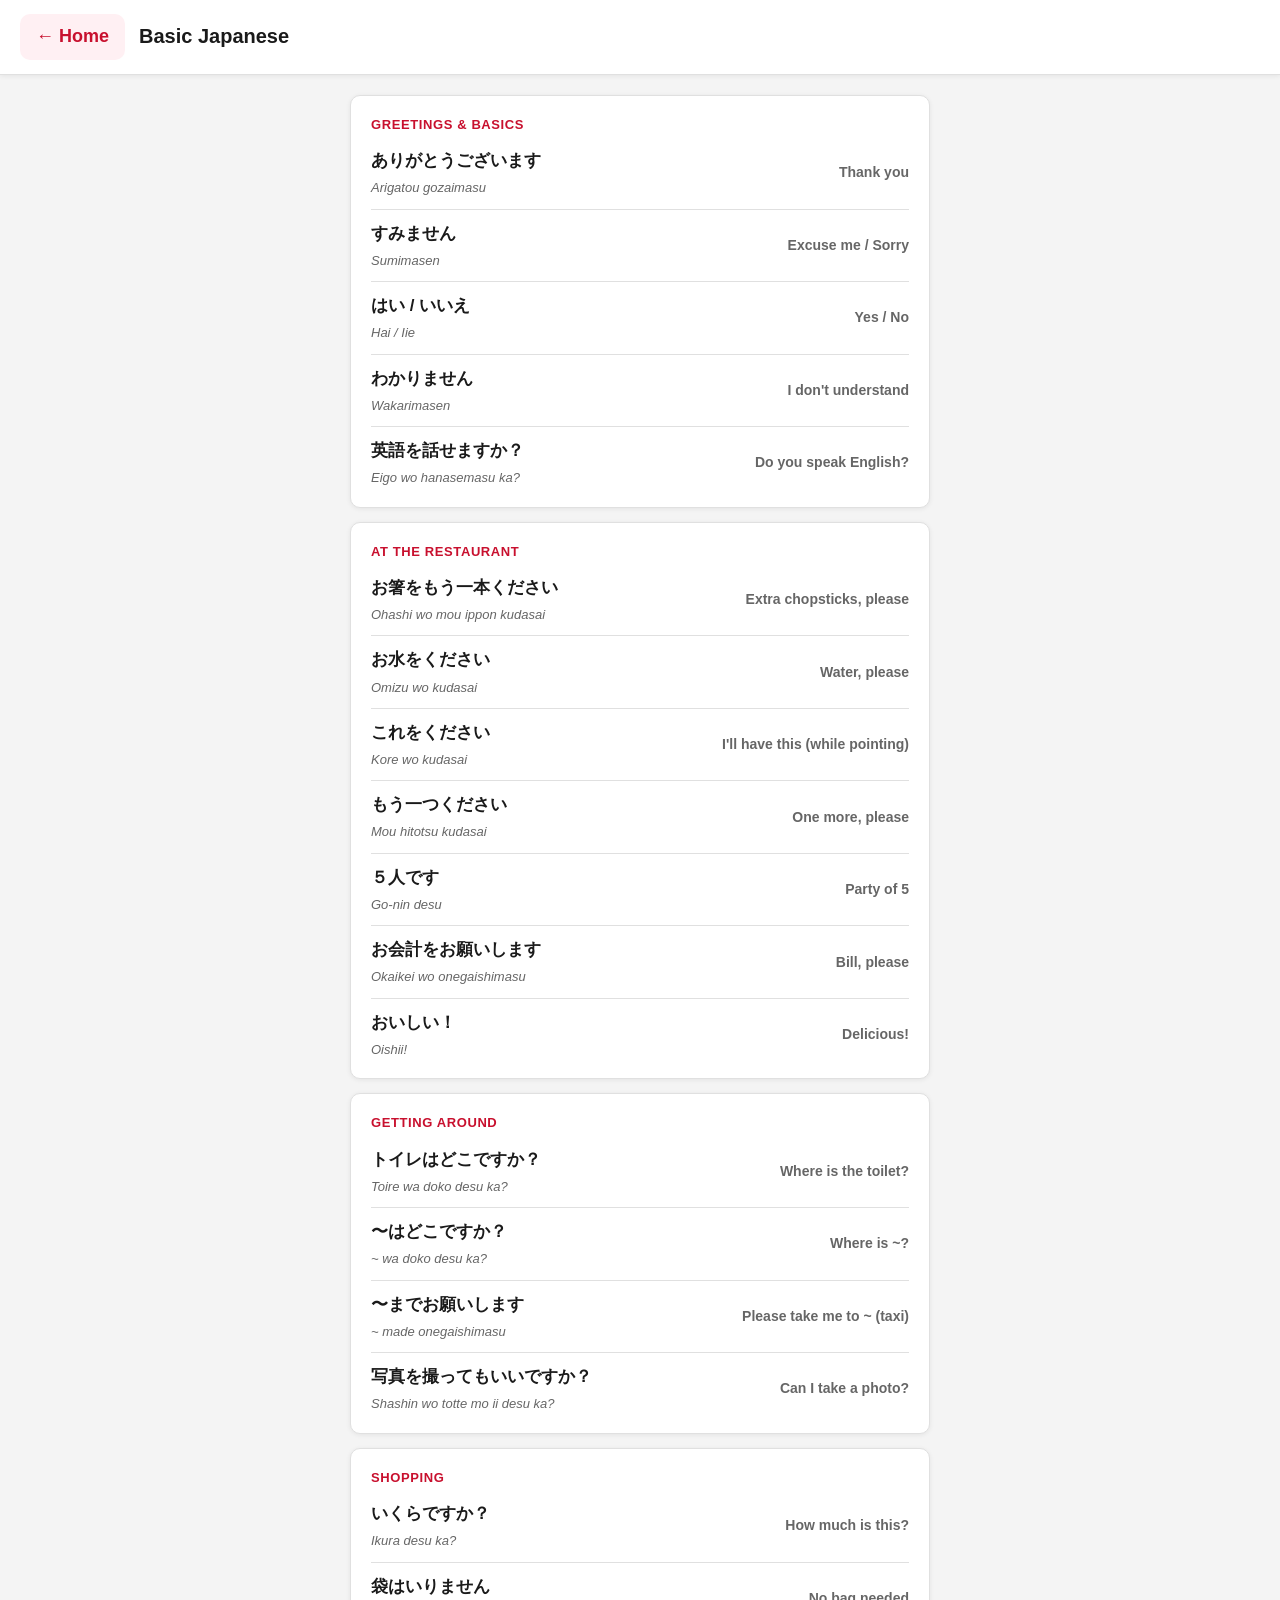
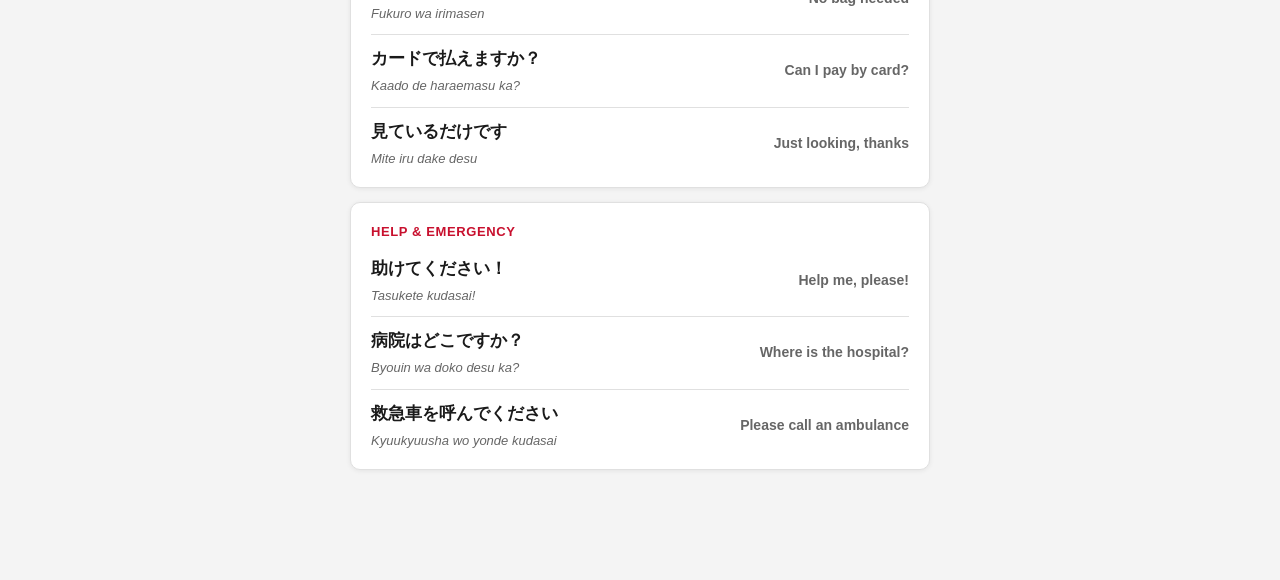
<file: phrases.html>
<!DOCTYPE html>
<html lang="en">
<head>
  <meta charset="UTF-8">
  <meta name="viewport" content="width=device-width, initial-scale=1.0">
  <title>Basic Japanese – Japan 2026</title>
  <link rel="stylesheet" href="style.css">
</head>
<body>

  <nav class="nav">
    <a href="index.html" class="back-btn">← Home</a>
    <span class="nav-title">Basic Japanese</span>
  </nav>

  <div class="page-wrap">
    <div style="padding: 20px 20px 48px;">

      <div class="card">
        <div class="card-title">Greetings &amp; Basics</div>
        <div class="phrase-list">
          <div class="phrase-row">
            <div class="phrase-right">
              <div class="phrase-jp">ありがとうございます</div>
              <div class="phrase-rom">Arigatou gozaimasu</div>
            </div>
            <div class="phrase-en">Thank you</div>
          </div>
          <div class="phrase-row">
            <div class="phrase-right">
              <div class="phrase-jp">すみません</div>
              <div class="phrase-rom">Sumimasen</div>
            </div>
            <div class="phrase-en">Excuse me / Sorry</div>
          </div>
          <div class="phrase-row">
            <div class="phrase-right">
              <div class="phrase-jp">はい / いいえ</div>
              <div class="phrase-rom">Hai / Iie</div>
            </div>
            <div class="phrase-en">Yes / No</div>
          </div>
          <div class="phrase-row">
            <div class="phrase-right">
              <div class="phrase-jp">わかりません</div>
              <div class="phrase-rom">Wakarimasen</div>
            </div>
            <div class="phrase-en">I don't understand</div>
          </div>
          <div class="phrase-row">
            <div class="phrase-right">
              <div class="phrase-jp">英語を話せますか？</div>
              <div class="phrase-rom">Eigo wo hanasemasu ka?</div>
            </div>
            <div class="phrase-en">Do you speak English?</div>
          </div>
        </div>
      </div>

      <div class="card">
        <div class="card-title">At the Restaurant</div>
        <div class="phrase-list">
          <div class="phrase-row">
            <div class="phrase-right">
              <div class="phrase-jp">お箸をもう一本ください</div>
              <div class="phrase-rom">Ohashi wo mou ippon kudasai</div>
            </div>
            <div class="phrase-en">Extra chopsticks, please</div>
          </div>
          <div class="phrase-row">
            <div class="phrase-right">
              <div class="phrase-jp">お水をください</div>
              <div class="phrase-rom">Omizu wo kudasai</div>
            </div>
            <div class="phrase-en">Water, please</div>
          </div>
          <div class="phrase-row">
            <div class="phrase-right">
              <div class="phrase-jp">これをください</div>
              <div class="phrase-rom">Kore wo kudasai</div>
            </div>
            <div class="phrase-en">I'll have this (while pointing)</div>
          </div>
          <div class="phrase-row">
            <div class="phrase-right">
              <div class="phrase-jp">もう一つください</div>
              <div class="phrase-rom">Mou hitotsu kudasai</div>
            </div>
            <div class="phrase-en">One more, please</div>
          </div>
          <div class="phrase-row">
            <div class="phrase-right">
              <div class="phrase-jp">５人です</div>
              <div class="phrase-rom">Go-nin desu</div>
            </div>
            <div class="phrase-en">Party of 5</div>
          </div>
          <div class="phrase-row">
            <div class="phrase-right">
              <div class="phrase-jp">お会計をお願いします</div>
              <div class="phrase-rom">Okaikei wo onegaishimasu</div>
            </div>
            <div class="phrase-en">Bill, please</div>
          </div>
          <div class="phrase-row">
            <div class="phrase-right">
              <div class="phrase-jp">おいしい！</div>
              <div class="phrase-rom">Oishii!</div>
            </div>
            <div class="phrase-en">Delicious!</div>
          </div>
        </div>
      </div>

      <div class="card">
        <div class="card-title">Getting Around</div>
        <div class="phrase-list">
          <div class="phrase-row">
            <div class="phrase-right">
              <div class="phrase-jp">トイレはどこですか？</div>
              <div class="phrase-rom">Toire wa doko desu ka?</div>
            </div>
            <div class="phrase-en">Where is the toilet?</div>
          </div>
          <div class="phrase-row">
            <div class="phrase-right">
              <div class="phrase-jp">〜はどこですか？</div>
              <div class="phrase-rom">~ wa doko desu ka?</div>
            </div>
            <div class="phrase-en">Where is ~?</div>
          </div>
          <div class="phrase-row">
            <div class="phrase-right">
              <div class="phrase-jp">〜までお願いします</div>
              <div class="phrase-rom">~ made onegaishimasu</div>
            </div>
            <div class="phrase-en">Please take me to ~ (taxi)</div>
          </div>
          <div class="phrase-row">
            <div class="phrase-right">
              <div class="phrase-jp">写真を撮ってもいいですか？</div>
              <div class="phrase-rom">Shashin wo totte mo ii desu ka?</div>
            </div>
            <div class="phrase-en">Can I take a photo?</div>
          </div>
        </div>
      </div>

      <div class="card">
        <div class="card-title">Shopping</div>
        <div class="phrase-list">
          <div class="phrase-row">
            <div class="phrase-right">
              <div class="phrase-jp">いくらですか？</div>
              <div class="phrase-rom">Ikura desu ka?</div>
            </div>
            <div class="phrase-en">How much is this?</div>
          </div>
          <div class="phrase-row">
            <div class="phrase-right">
              <div class="phrase-jp">袋はいりません</div>
              <div class="phrase-rom">Fukuro wa irimasen</div>
            </div>
            <div class="phrase-en">No bag needed</div>
          </div>
          <div class="phrase-row">
            <div class="phrase-right">
              <div class="phrase-jp">カードで払えますか？</div>
              <div class="phrase-rom">Kaado de haraemasu ka?</div>
            </div>
            <div class="phrase-en">Can I pay by card?</div>
          </div>
          <div class="phrase-row">
            <div class="phrase-right">
              <div class="phrase-jp">見ているだけです</div>
              <div class="phrase-rom">Mite iru dake desu</div>
            </div>
            <div class="phrase-en">Just looking, thanks</div>
          </div>
        </div>
      </div>

      <div class="card">
        <div class="card-title">Help &amp; Emergency</div>
        <div class="phrase-list">
          <div class="phrase-row">
            <div class="phrase-right">
              <div class="phrase-jp">助けてください！</div>
              <div class="phrase-rom">Tasukete kudasai!</div>
            </div>
            <div class="phrase-en">Help me, please!</div>
          </div>
          <div class="phrase-row">
            <div class="phrase-right">
              <div class="phrase-jp">病院はどこですか？</div>
              <div class="phrase-rom">Byouin wa doko desu ka?</div>
            </div>
            <div class="phrase-en">Where is the hospital?</div>
          </div>
          <div class="phrase-row">
            <div class="phrase-right">
              <div class="phrase-jp">救急車を呼んでください</div>
              <div class="phrase-rom">Kyuukyuusha wo yonde kudasai</div>
            </div>
            <div class="phrase-en">Please call an ambulance</div>
          </div>
        </div>
      </div>

    </div>
  </div>

</body>
</html>
</file>
<file: style.css>
/* Japan Trip 2026 — Shared Styles */
:root {
  --red: #c8102e;
  --red-dark: #9e0b23;
  --red-light: #fff0f3;
  --bg: #f4f4f4;
  --white: #ffffff;
  --text: #1a1a1a;
  --text-muted: #666;
  --border: #e0e0e0;
  --shadow: 0 2px 12px rgba(0,0,0,0.10);
  --shadow-sm: 0 1px 5px rgba(0,0,0,0.07);
  --radius: 14px;
  --radius-sm: 10px;
}

*, *::before, *::after { box-sizing: border-box; margin: 0; padding: 0; }
html { -webkit-text-size-adjust: 100%; }
body {
  font-family: -apple-system, BlinkMacSystemFont, 'Segoe UI', Roboto, 'Helvetica Neue', sans-serif;
  font-size: 18px;
  line-height: 1.65;
  background: var(--bg);
  color: var(--text);
  min-height: 100vh;
}
a { color: inherit; text-decoration: none; }
button { font-family: inherit; }

/* ─── TOP NAV ─── */
.nav {
  display: flex;
  align-items: center;
  gap: 14px;
  padding: 14px 20px;
  background: var(--white);
  border-bottom: 1px solid var(--border);
  position: sticky;
  top: 0;
  z-index: 100;
  box-shadow: var(--shadow-sm);
}
.back-btn {
  display: inline-flex;
  align-items: center;
  gap: 6px;
  color: var(--red);
  font-size: 18px;
  font-weight: 700;
  padding: 8px 16px;
  border-radius: var(--radius-sm);
  background: var(--red-light);
  border: none;
  cursor: pointer;
  -webkit-tap-highlight-color: transparent;
}
.nav-title { font-size: 20px; font-weight: 700; }

/* ─── HOME ─── */
.home { display: flex; flex-direction: column; min-height: 100vh; }
.home-header {
  background: var(--red);
  color: #fff;
  text-align: center;
  padding: 48px 24px 40px;
}
.home-header .flag { font-size: 64px; margin-bottom: 14px; }
.home-header h1 { font-size: 32px; font-weight: 800; margin-bottom: 10px; }
.home-header .sub { font-size: 18px; opacity: 0.88; }

.home-body {
  flex: 1;
  display: flex;
  flex-direction: column;
  gap: 20px;
  padding: 28px 20px 32px;
  max-width: 520px;
  margin: 0 auto;
  width: 100%;
}
.home-btn {
  flex: 1;
  min-height: 150px;
  display: flex;
  flex-direction: column;
  justify-content: center;
  background: var(--white);
  border: 2px solid var(--border);
  border-radius: var(--radius);
  padding: 28px 24px;
  box-shadow: var(--shadow-sm);
  cursor: pointer;
  -webkit-tap-highlight-color: transparent;
  transition: border-color 0.15s, box-shadow 0.15s;
}
.home-btn:active { border-color: var(--red); box-shadow: 0 0 0 3px rgba(200,16,46,0.15); }
.btn-icon { font-size: 48px; margin-bottom: 10px; }
.btn-label { font-size: 28px; font-weight: 800; margin-bottom: 4px; }
.btn-sub { font-size: 17px; color: var(--text-muted); }

/* ─── PAGE WRAP ─── */
.page-wrap { max-width: 620px; margin: 0 auto; padding-bottom: 48px; width: 100%; }

/* ─── WARNING ─── */
.warning {
  margin: 20px;
  padding: 18px 20px;
  background: #fffbeb;
  border: 2px solid #f59e0b;
  border-radius: var(--radius-sm);
  font-size: 17px;
  line-height: 1.55;
  color: #78350f;
}
.warning strong { display: block; font-size: 18px; margin-bottom: 5px; }

/* ─── SECTION HEADING ─── */
.section-heading {
  font-size: 22px;
  font-weight: 800;
  padding: 28px 20px 0;
  border-bottom: 3px solid var(--red);
  margin: 0 20px 4px;
  padding-bottom: 10px;
}

/* ─── PERSON BUTTONS ─── */
.person-grid { display: flex; flex-direction: column; padding: 12px 20px; gap: 10px; }
.person-entry { display: flex; flex-direction: column; }
.person-btn {
  width: 100%;
  display: flex;
  align-items: center;
  justify-content: space-between;
  background: var(--white);
  border: 2px solid var(--border);
  border-radius: var(--radius-sm);
  padding: 18px 22px;
  font-size: 20px;
  font-weight: 600;
  cursor: pointer;
  text-align: left;
  color: var(--text);
  -webkit-tap-highlight-color: transparent;
  transition: border-color 0.15s, background 0.15s;
}
.person-btn.active {
  border-color: var(--red);
  background: var(--red-light);
  color: var(--red-dark);
  border-bottom-left-radius: 0;
  border-bottom-right-radius: 0;
  border-bottom-color: transparent;
}
.chevron { font-size: 16px; transition: transform 0.2s; flex-shrink: 0; }
.person-btn.active .chevron { transform: rotate(180deg); }

/* ─── PLACEHOLDER ─── */
.placeholder-box {
  margin: 10px 20px 8px;
  padding: 30px 20px;
  background: #fafafa;
  border: 2px dashed var(--border);
  border-radius: var(--radius-sm);
  text-align: center;
}
.placeholder-box .p-title { font-size: 20px; font-weight: 700; margin-bottom: 6px; }
.placeholder-box .p-note { font-size: 16px; color: var(--text-muted); }

/* ─── DAY TABS ─── */
.day-tabs-wrap {
  background: var(--white);
  border-bottom: 1px solid var(--border);
  overflow-x: auto;
  -webkit-overflow-scrolling: touch;
  scrollbar-width: none;
}
.day-tabs-wrap::-webkit-scrollbar { display: none; }
.day-tabs {
  display: flex;
  gap: 8px;
  padding: 14px 20px;
  width: max-content;
  min-width: 100%;
}
.day-tab {
  flex-shrink: 0;
  display: flex;
  flex-direction: column;
  align-items: center;
  gap: 3px;
  padding: 10px 14px;
  background: var(--bg);
  border: 2px solid var(--border);
  border-radius: var(--radius-sm);
  cursor: pointer;
  min-width: 68px;
  color: var(--text);
  -webkit-tap-highlight-color: transparent;
  transition: background 0.15s, border-color 0.15s;
}
.day-tab.active {
  background: var(--red);
  border-color: var(--red);
  color: #fff;
}
.day-tab .dn { font-size: 21px; font-weight: 800; line-height: 1; }
.day-tab .dd { font-size: 11px; font-weight: 600; opacity: 0.8; white-space: nowrap; }

/* ─── DAY CONTENT ─── */
.day-section { display: none; padding: 24px 20px 40px; }
.day-section.active { display: block; }
.day-hdr { margin-bottom: 22px; }
.day-hdr h2 { font-size: 26px; font-weight: 800; line-height: 1.2; }
.day-hdr p { font-size: 18px; color: var(--text-muted); margin-top: 6px; }

/* ─── CARDS ─── */
.card {
  background: var(--white);
  border-radius: var(--radius-sm);
  padding: 18px 20px;
  margin-bottom: 14px;
  box-shadow: var(--shadow-sm);
  border: 1px solid var(--border);
}
.card-title {
  font-size: 13px;
  font-weight: 700;
  text-transform: uppercase;
  letter-spacing: 0.6px;
  color: var(--red);
  margin-bottom: 12px;
}
.card ul { list-style: none; display: flex; flex-direction: column; gap: 8px; }
.card li {
  position: relative;
  padding-left: 20px;
  font-size: 17px;
  line-height: 1.6;
}

.card li::before {
  content: "•";
  position: absolute;
  left: 0;
  top: 0;
  color: var(--red);
  font-weight: bold;
}
.card p { font-size: 17px; line-height: 1.65; }

/* ─── TRANSPORT ─── */
.transport {
  background: var(--white);
  border-left: 5px solid var(--red);
  border-radius: 0 var(--radius-sm) var(--radius-sm) 0;
  padding: 18px 20px;
  margin-bottom: 14px;
  box-shadow: var(--shadow-sm);
}
.t-mode {
  font-size: 12px;
  text-transform: uppercase;
  letter-spacing: 0.7px;
  color: var(--red);
  font-weight: 700;
  margin-bottom: 4px;
}
.t-route { font-size: 21px; font-weight: 800; margin-bottom: 10px; line-height: 1.3; }
.transport ul { list-style: none; display: flex; flex-direction: column; gap: 5px; }
.transport li { font-size: 16px; color: var(--text-muted); display: flex; gap: 8px; }
.transport li::before { content: '—'; flex-shrink: 0; }

/* ─── HOTEL ─── */
.hotel {
  background: var(--white);
  border-radius: var(--radius-sm);
  padding: 20px;
  margin-bottom: 14px;
  box-shadow: var(--shadow-sm);
  border: 1px solid var(--border);
}
.hotel h3 { font-size: 21px; font-weight: 800; margin-bottom: 14px; }
.hotel-rows { display: flex; flex-direction: column; gap: 10px; }
.hotel-row { display: flex; gap: 12px; font-size: 17px; align-items: flex-start; }
.hotel-lbl { font-weight: 700; color: var(--text-muted); min-width: 80px; flex-shrink: 0; }
.hotel-val { flex: 1; }
.password { font-size: 26px; font-weight: 900; color: var(--red); letter-spacing: 4px; font-variant-numeric: tabular-nums; }
.hotel-divider { border: none; border-top: 1px solid var(--border); margin: 12px 0; }

/* ─── NOTE ─── */
.note-box {
  background: #fffbeb;
  border: 1px solid #fcd34d;
  border-radius: var(--radius-sm);
  padding: 14px 18px;
  font-size: 16px;
  color: #78350f;
  margin-bottom: 14px;
  line-height: 1.55;
}

/* ─── OPTIONS ─── */
.options { display: flex; flex-direction: column; gap: 10px; margin-bottom: 14px; }
.option {
  background: var(--white);
  border: 2px solid var(--border);
  border-radius: var(--radius-sm);
  padding: 14px 18px;
  box-shadow: var(--shadow-sm);
}
.opt-label { font-size: 13px; font-weight: 700; text-transform: uppercase; letter-spacing: 0.5px; color: var(--text-muted); margin-bottom: 4px; }
.opt-route { font-size: 18px; font-weight: 700; }
.opt-detail { font-size: 15px; color: var(--text-muted); margin-top: 3px; }

/* ─── TIMELINE ─── */
.timeline { list-style: none; display: flex; flex-direction: column; gap: 0; margin-bottom: 14px; }
.timeline-item {
  display: flex;
  gap: 16px;
  padding: 12px 20px;
  background: var(--white);
  border-bottom: 1px solid var(--border);
  font-size: 17px;
  align-items: flex-start;
}
.timeline-item:first-child { border-radius: var(--radius-sm) var(--radius-sm) 0 0; box-shadow: var(--shadow-sm); }
.timeline-item:last-child { border-radius: 0 0 var(--radius-sm) var(--radius-sm); box-shadow: var(--shadow-sm); border-bottom: none; }
.timeline-time { font-weight: 700; color: var(--red); min-width: 80px; flex-shrink: 0; }
.timeline-text { flex: 1; line-height: 1.45; }

/* ─── PHRASEBOOK ─── */
.phrase-list { display: flex; flex-direction: column; }
.phrase-row {
  display: grid;
  grid-template-columns: 1fr auto;
  gap: 8px 12px;
  align-items: center;
  padding: 10px 0;
  border-bottom: 1px solid var(--border);
}
.phrase-row:last-child { border-bottom: none; padding-bottom: 0; }
.phrase-row:first-child { padding-top: 0; }
.phrase-jp { font-size: 17px; font-weight: 700; margin-bottom: 2px; }
.phrase-rom { font-size: 13px; color: var(--text-muted); font-style: italic; }
.phrase-en {
  font-size: 14px; color: var(--text-muted); font-weight: 600;
  text-align: right; white-space: nowrap;
}

/* ─── JOURNEY FLIGHT TIMELINE ─── */
.journey {
  background: var(--white);
  border-radius: var(--radius-sm);
  padding: 18px 20px 10px;
  margin-bottom: 14px;
  box-shadow: var(--shadow-sm);
  border: 1px solid var(--border);
}
.journey-title {
  font-size: 13px; font-weight: 700; text-transform: uppercase;
  letter-spacing: 0.6px; color: var(--red); margin-bottom: 16px;
}
.jstep {
  display: grid;
  grid-template-columns: 28px minmax(0, 1fr);
  column-gap: 12px;
}
.jstep-track {
  display: flex; flex-direction: column; align-items: center; padding-top: 13px;
}
.jstep-dot {
  width: 12px; height: 12px; border-radius: 50%; flex-shrink: 0;
}
.jstep-dot.depart  { background: var(--red);    box-shadow: 0 0 0 3px rgba(200,16,46,0.18); }
.jstep-dot.transit { background: #d97706;        box-shadow: 0 0 0 3px rgba(217,119,6,0.18); }
.jstep-dot.arrive  { background: #059669;        box-shadow: 0 0 0 3px rgba(5,150,105,0.18); }
.jstep-tail { flex: 1; width: 2px; background: #d1d5db; margin-top: 6px; }
.jstep-body { display: flex; flex-direction: column; }
.jstep-card {
  padding: 12px 14px;
  border-radius: var(--radius-sm);
  border: 1px solid var(--border);
  border-left-width: 4px;
}
.jstep-card.depart  { background: #fff5f6; border-color: #ffd0d6; border-left-color: var(--red); }
.jstep-card.transit { background: #fffbeb; border-color: #fde68a; border-left-color: #d97706; }
.jstep-card.arrive  { background: #f0fdf4; border-color: #a7f3d0; border-left-color: #059669; }
.jstep-tag {
  font-size: 10px; font-weight: 800; text-transform: uppercase; letter-spacing: 0.9px; margin-bottom: 4px;
}
.jstep-card.depart  .jstep-tag { color: var(--red); }
.jstep-card.transit .jstep-tag { color: #b45309; }
.jstep-card.arrive  .jstep-tag { color: #065f46; }
.jstep-time {
  font-size: 22px; font-weight: 900; color: var(--text);
  font-variant-numeric: tabular-nums; line-height: 1.1; margin-bottom: 3px;
}
.jstep-tz { font-size: 13px; font-weight: 600; color: var(--text-muted); }
.jstep-place { font-size: 15px; font-weight: 700; margin-bottom: 1px; }
.jstep-airport { font-size: 13px; color: var(--text-muted); line-height: 1.4; }
.jstep-flight {
  display: inline-block; background: rgba(200,16,46,0.10); color: var(--red-dark);
  font-size: 12px; font-weight: 700; padding: 2px 9px; border-radius: 10px; margin-top: 7px;
}
.jstep-layover {
  display: inline-block; background: rgba(217,119,6,0.12); color: #92400e;
  font-size: 12px; font-weight: 700; padding: 2px 9px; border-radius: 10px; margin-top: 7px;
}
.jstep-next { font-size: 13px; color: var(--text-muted); margin-top: 5px; }
.jstep-connector {
  display: flex; align-items: center; padding: 7px 0 9px;
}
.jstep-pill {
  display: inline-flex; align-items: center; gap: 5px;
  background: var(--bg); border: 1px solid var(--border);
  border-radius: 20px; padding: 4px 14px;
  font-size: 13px; font-weight: 600; color: var(--text-muted);
}

/* ─── USJ GUIDE ─── */
.usj-legend {
  display: flex;
  flex-wrap: wrap;
  gap: 8px;
  margin-bottom: 14px;
  align-items: center;
  padding: 12px 16px;
  background: var(--white);
  border-radius: var(--radius-sm);
  border: 1px solid var(--border);
  box-shadow: var(--shadow-sm);
}
.usj-legend-label {
  font-size: 12px;
  font-weight: 700;
  text-transform: uppercase;
  letter-spacing: 0.5px;
  color: var(--text-muted);
  margin-right: 4px;
}
.usj-world {
  background: var(--white);
  border-radius: var(--radius-sm);
  margin-bottom: 14px;
  box-shadow: var(--shadow-sm);
  border: 1px solid var(--border);
  overflow: hidden;
}
.usj-world-hdr {
  font-size: 15px;
  font-weight: 800;
  text-transform: uppercase;
  letter-spacing: 0.7px;
  padding: 10px 16px;
  color: #fff;
}
.usj-world-hdr.hollywood    { background: #b45309; }
.usj-world-hdr.nintendo     { background: #dc2626; }
.usj-world-hdr.amity        { background: #0284c7; }
.usj-world-hdr.jurassic     { background: #15803d; }
.usj-world-hdr.harry-potter { background: #6d28d9; }
.usj-world-hdr.minion       { background: #ca8a04; }
.usj-world-hdr.wonderland   { background: #db2777; }

.usj-items { display: flex; flex-direction: column; }
.usj-item {
  display: flex;
  align-items: flex-start;
  gap: 10px;
  padding: 10px 16px;
  border-bottom: 1px solid var(--border);
}
.usj-item:last-child { border-bottom: none; }

.usj-badge {
  flex-shrink: 0;
  font-size: 10px;
  font-weight: 800;
  text-transform: uppercase;
  letter-spacing: 0.5px;
  padding: 3px 8px;
  border-radius: 6px;
  margin-top: 2px;
  min-width: 52px;
  text-align: center;
}
.usj-badge.ride     { background: #fee2e2; color: #991b1b; }
.usj-badge.show     { background: #ede9fe; color: #5b21b6; }
.usj-badge.parade   { background: #dbeafe; color: #1e40af; }
.usj-badge.food     { background: #dcfce7; color: #14532d; }
.usj-badge.shopping { background: #fff7ed; color: #9a3412; }

.usj-item-body { display: flex; flex-direction: column; gap: 3px; flex: 1; }
.usj-item-name { font-size: 16px; font-weight: 600; line-height: 1.3; }
.usj-item-name.skip { text-decoration: line-through; opacity: 0.45; }

.usj-tags { display: flex; flex-wrap: wrap; gap: 5px; }
.usj-tag {
  font-size: 10px;
  font-weight: 700;
  padding: 2px 7px;
  border-radius: 6px;
  text-transform: uppercase;
  letter-spacing: 0.4px;
}
.usj-tag.express { background: #fef3c7; color: #92400e; }
.usj-tag.family  { background: #e0f2fe; color: #075985; }

.usj-meta { font-size: 13px; color: var(--text-muted); line-height: 1.4; }
.usj-meta.good      { color: #15803d; font-weight: 600; }
.usj-meta.warn      { color: #92400e; }
.usj-meta.skip-note { color: #dc2626; font-weight: 600; }

/* filter button interactivity */
.usj-legend-btn {
  cursor: pointer;
  font-family: inherit;
  border: 2px solid transparent;
  transition: border-color 0.15s, opacity 0.15s;
  -webkit-tap-highlight-color: transparent;
  outline: none;
}
.usj-legend-btn.active { border-color: currentColor; }
.usj-legend-filter-active .usj-legend-btn:not(.active) { opacity: 0.35; }
.usj-item.hidden { display: none; }
.usj-world.usj-no-results { display: none; }

/* ─── ACTIVITIES (Food & Shopping) ─── */
.act-wrap {
  background: var(--white);
  border-radius: var(--radius-sm);
  padding: 16px 20px;
  margin-bottom: 14px;
  box-shadow: var(--shadow-sm);
  border: 1px solid var(--border);
}
.act-label {
  font-size: 13px;
  font-weight: 700;
  text-transform: uppercase;
  letter-spacing: 0.6px;
  color: var(--red);
  margin-bottom: 14px;
}
.act-group { margin-bottom: 14px; }
.act-group:last-child { margin-bottom: 0; }
.act-group-head {
  font-size: 12px;
  font-weight: 800;
  text-transform: uppercase;
  letter-spacing: 0.5px;
  color: var(--text-muted);
  padding-bottom: 6px;
  border-bottom: 1px solid var(--border);
  margin-bottom: 8px;
}
.act-list { list-style: none; display: flex; flex-direction: column; }
.act-row {
  display: flex;
  align-items: flex-start;
  gap: 8px;
  padding: 7px 6px;
  font-size: 16px;
  border-bottom: 1px solid #f0f0f0;
}
.act-row:last-child { border-bottom: none; }
.act-row.must { background: #fff5f6; border-radius: 6px; }
.act-star { color: var(--red); font-size: 12px; flex-shrink: 0; padding-top: 4px; }
.act-dot { color: #ccc; flex-shrink: 0; font-size: 18px; line-height: 1.45; }
.act-text { display: flex; flex-wrap: wrap; align-items: baseline; gap: 0 6px; flex: 1; }
.act-name { font-weight: 600; line-height: 1.5; }
.act-desc { font-size: 14px; color: var(--text-muted); }
.act-sub { flex-basis: 100%; }
.act-notes { list-style: none; font-size: 13px; color: var(--text-muted); display: flex; flex-direction: column; gap: 2px; margin-top: 3px; }
.act-notes li::before { content: "· "; }
.act-must-try { list-style: none; font-size: 13px; color: #065f46; background: #f0fdf4; border-radius: 5px; padding: 5px 8px; display: flex; flex-direction: column; gap: 2px; margin-top: 4px; }
.act-must-try li::before { content: "✦ "; color: #059669; }

/* ─── EMERGENCY CONTACTS ─── */
.emerg-section {
  background: #fff5f5;
  border: 2px solid #fca5a5;
  border-radius: var(--radius-sm);
  padding: 20px;
  margin-bottom: 14px;
}
.emerg-section h4 { font-size: 16px; font-weight: 700; color: var(--red); margin-bottom: 10px; }
.emerg-table { width: 100%; border-collapse: collapse; font-size: 16px; }
.emerg-table td { padding: 7px 4px; border-bottom: 1px solid #fca5a5; vertical-align: top; }
.emerg-table td:first-child { font-weight: 600; width: 50%; }
.emerg-table tr:last-child td { border-bottom: none; }
.emerg-big { font-size: 24px; font-weight: 900; color: var(--red); }
</file>
